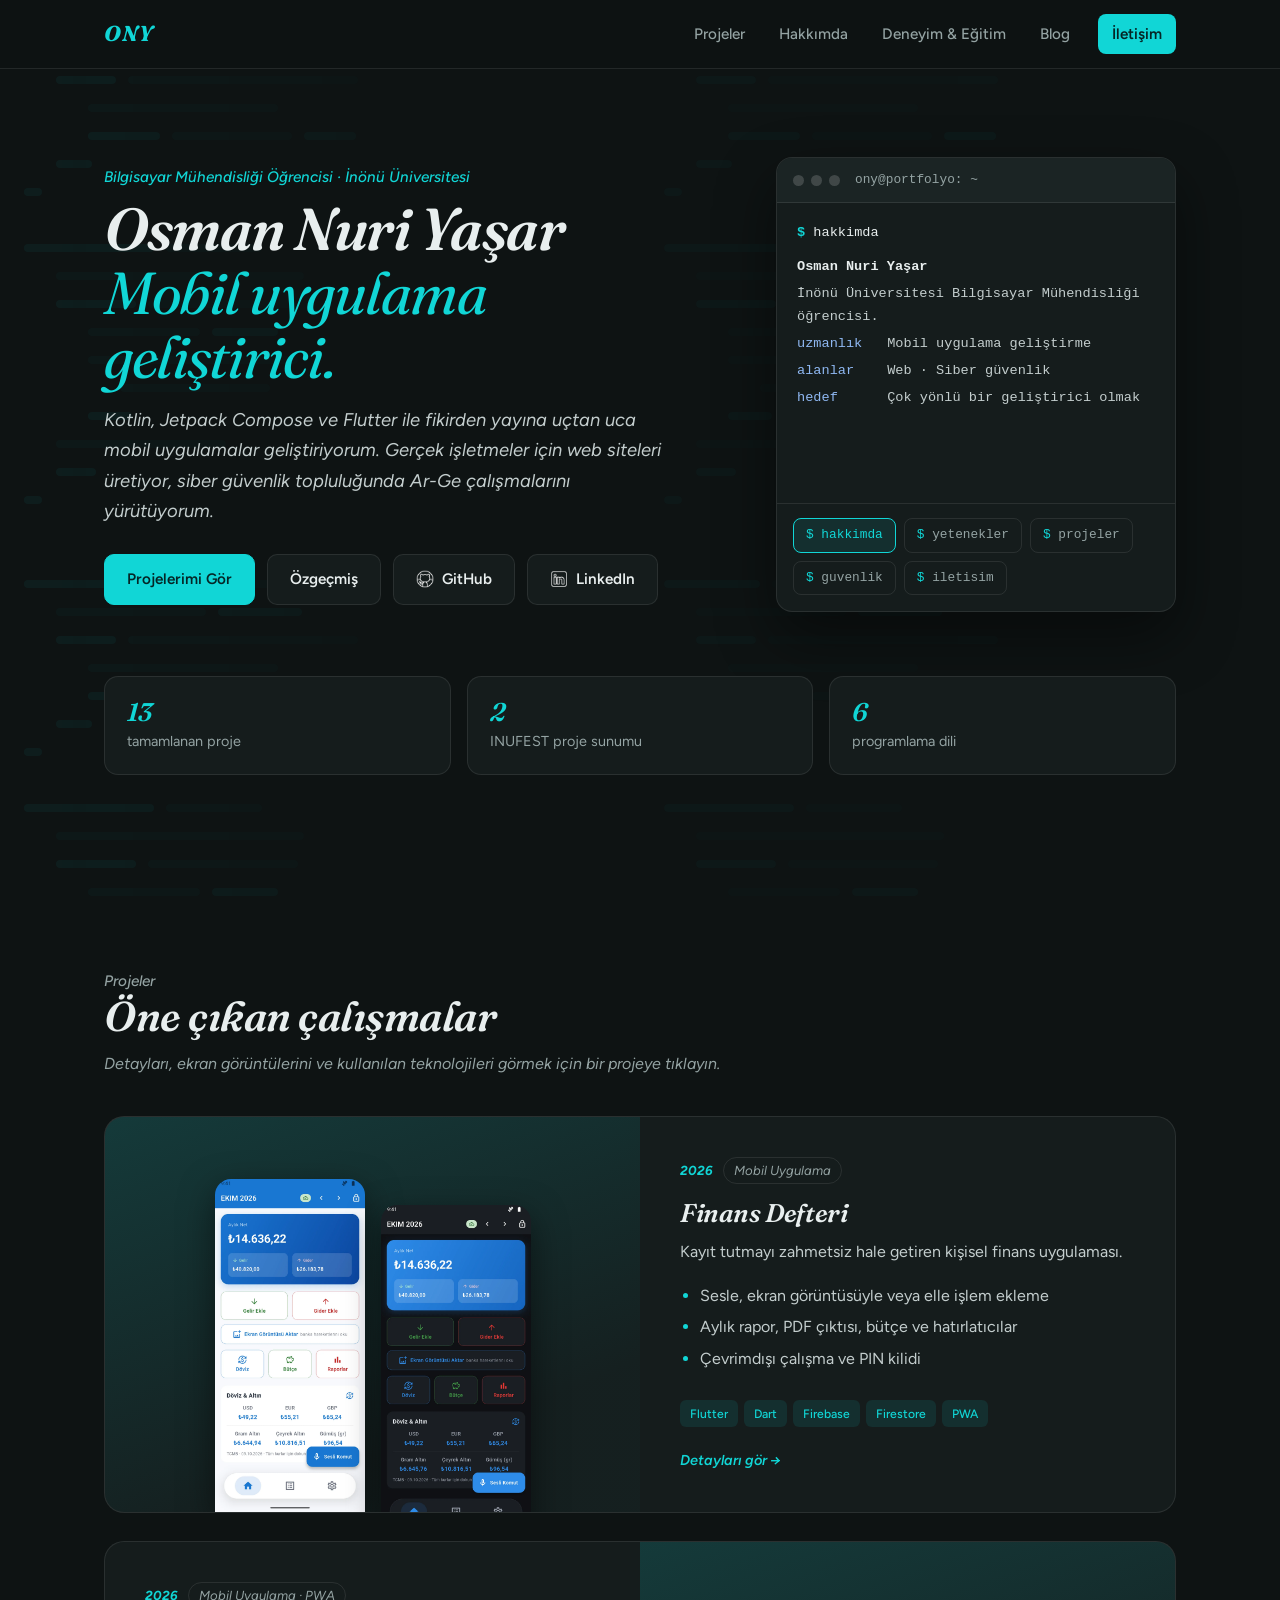
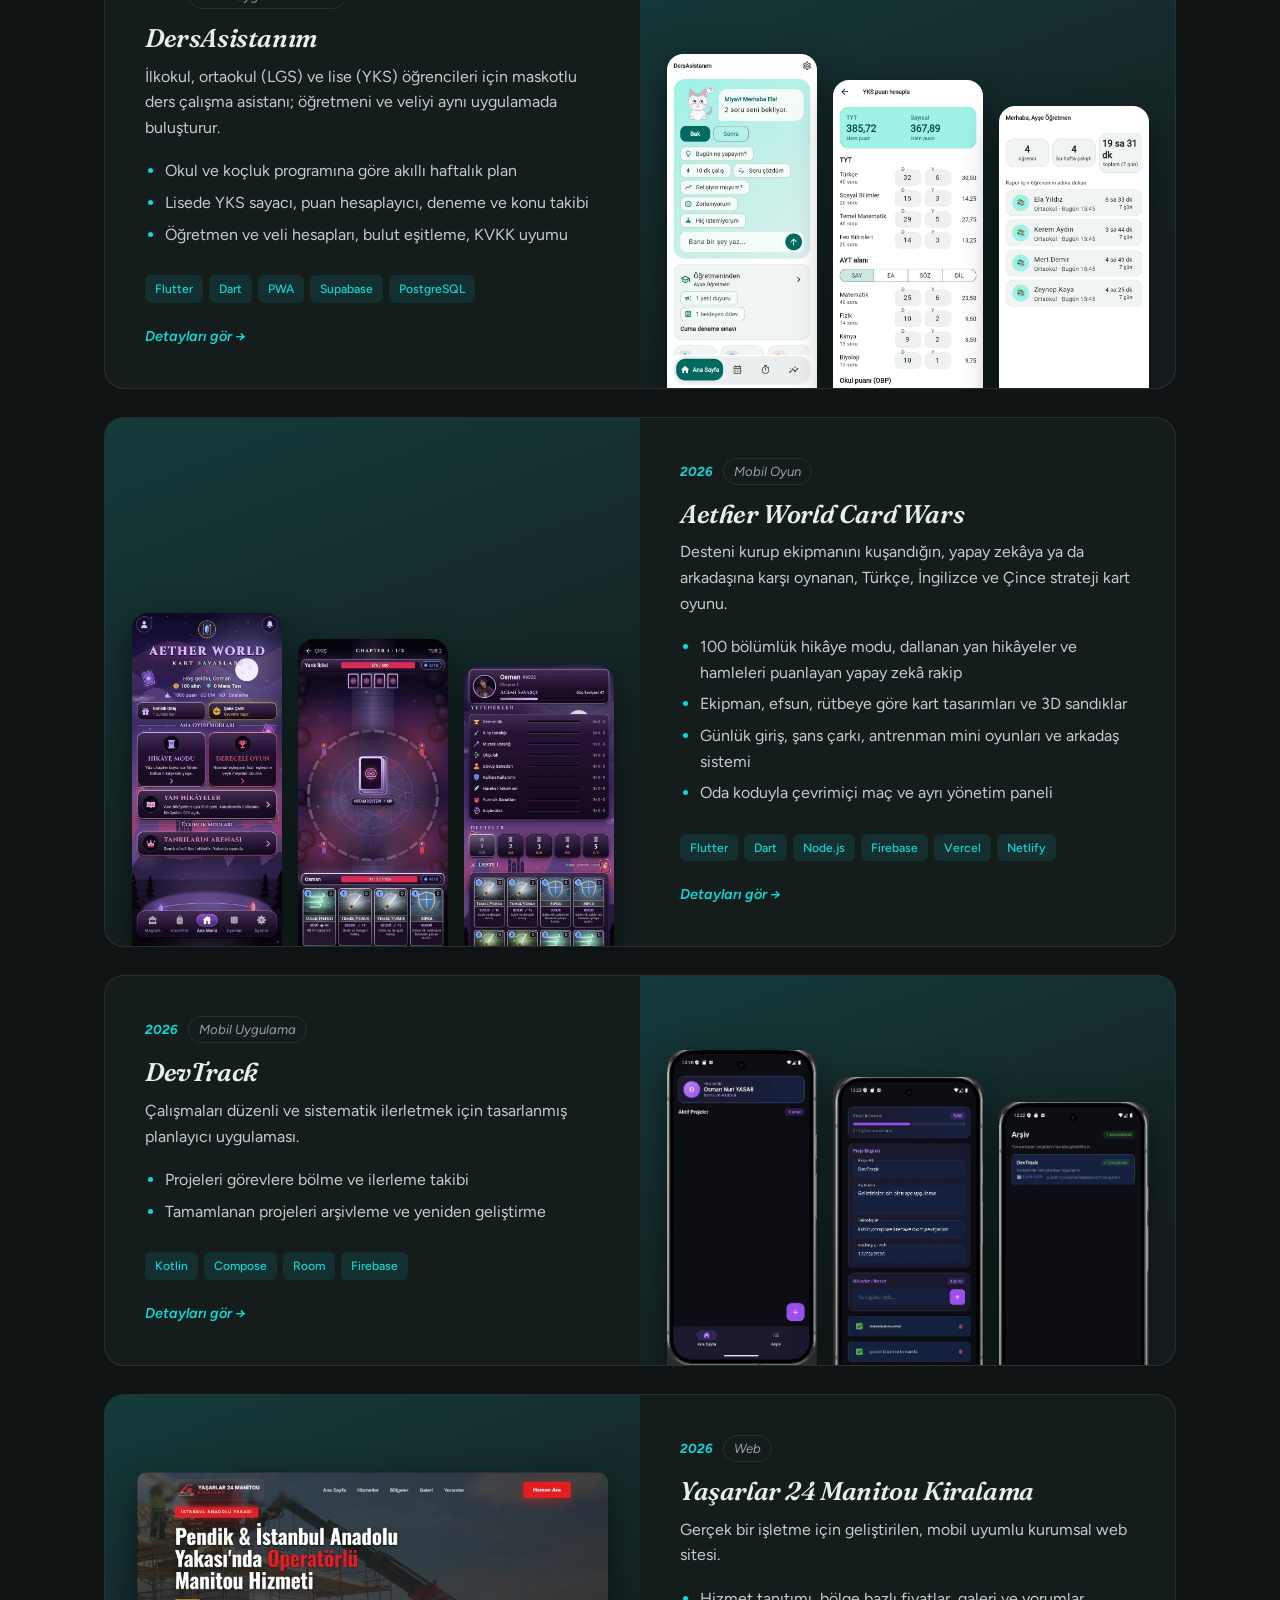
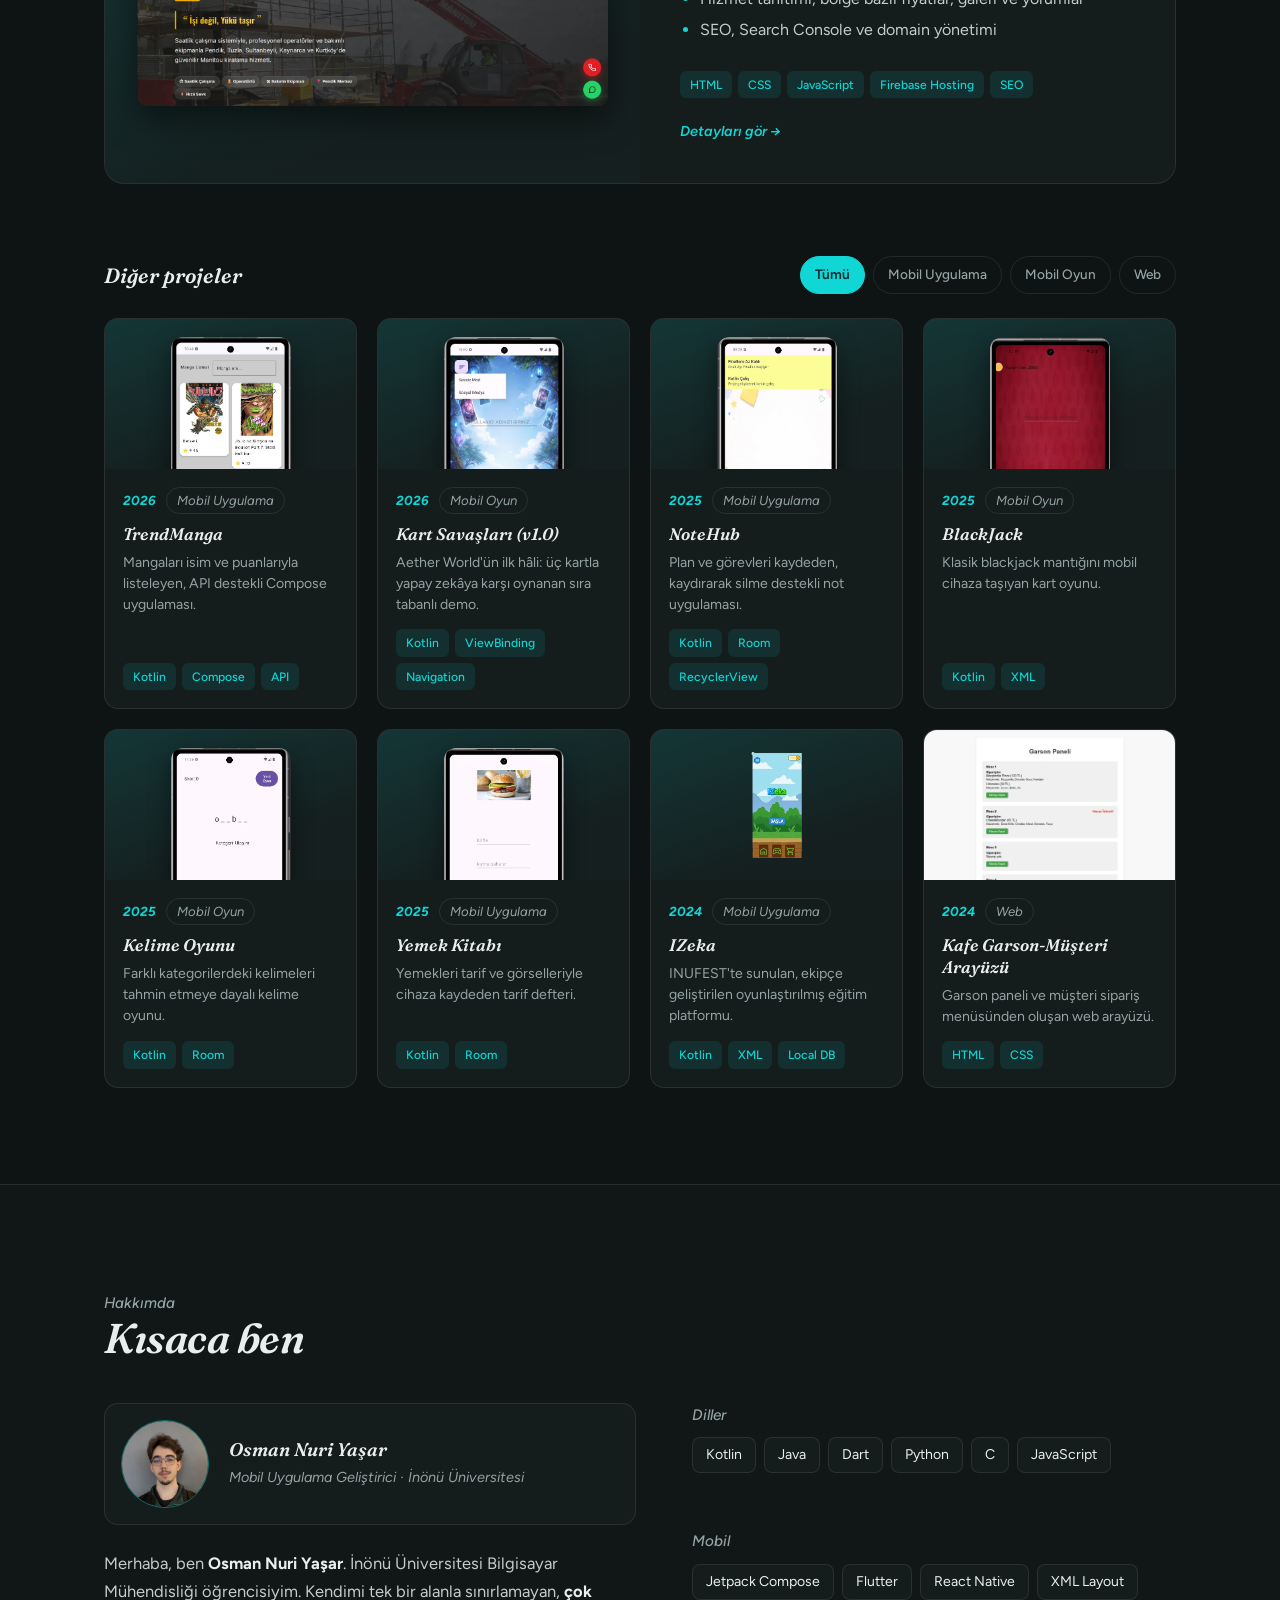
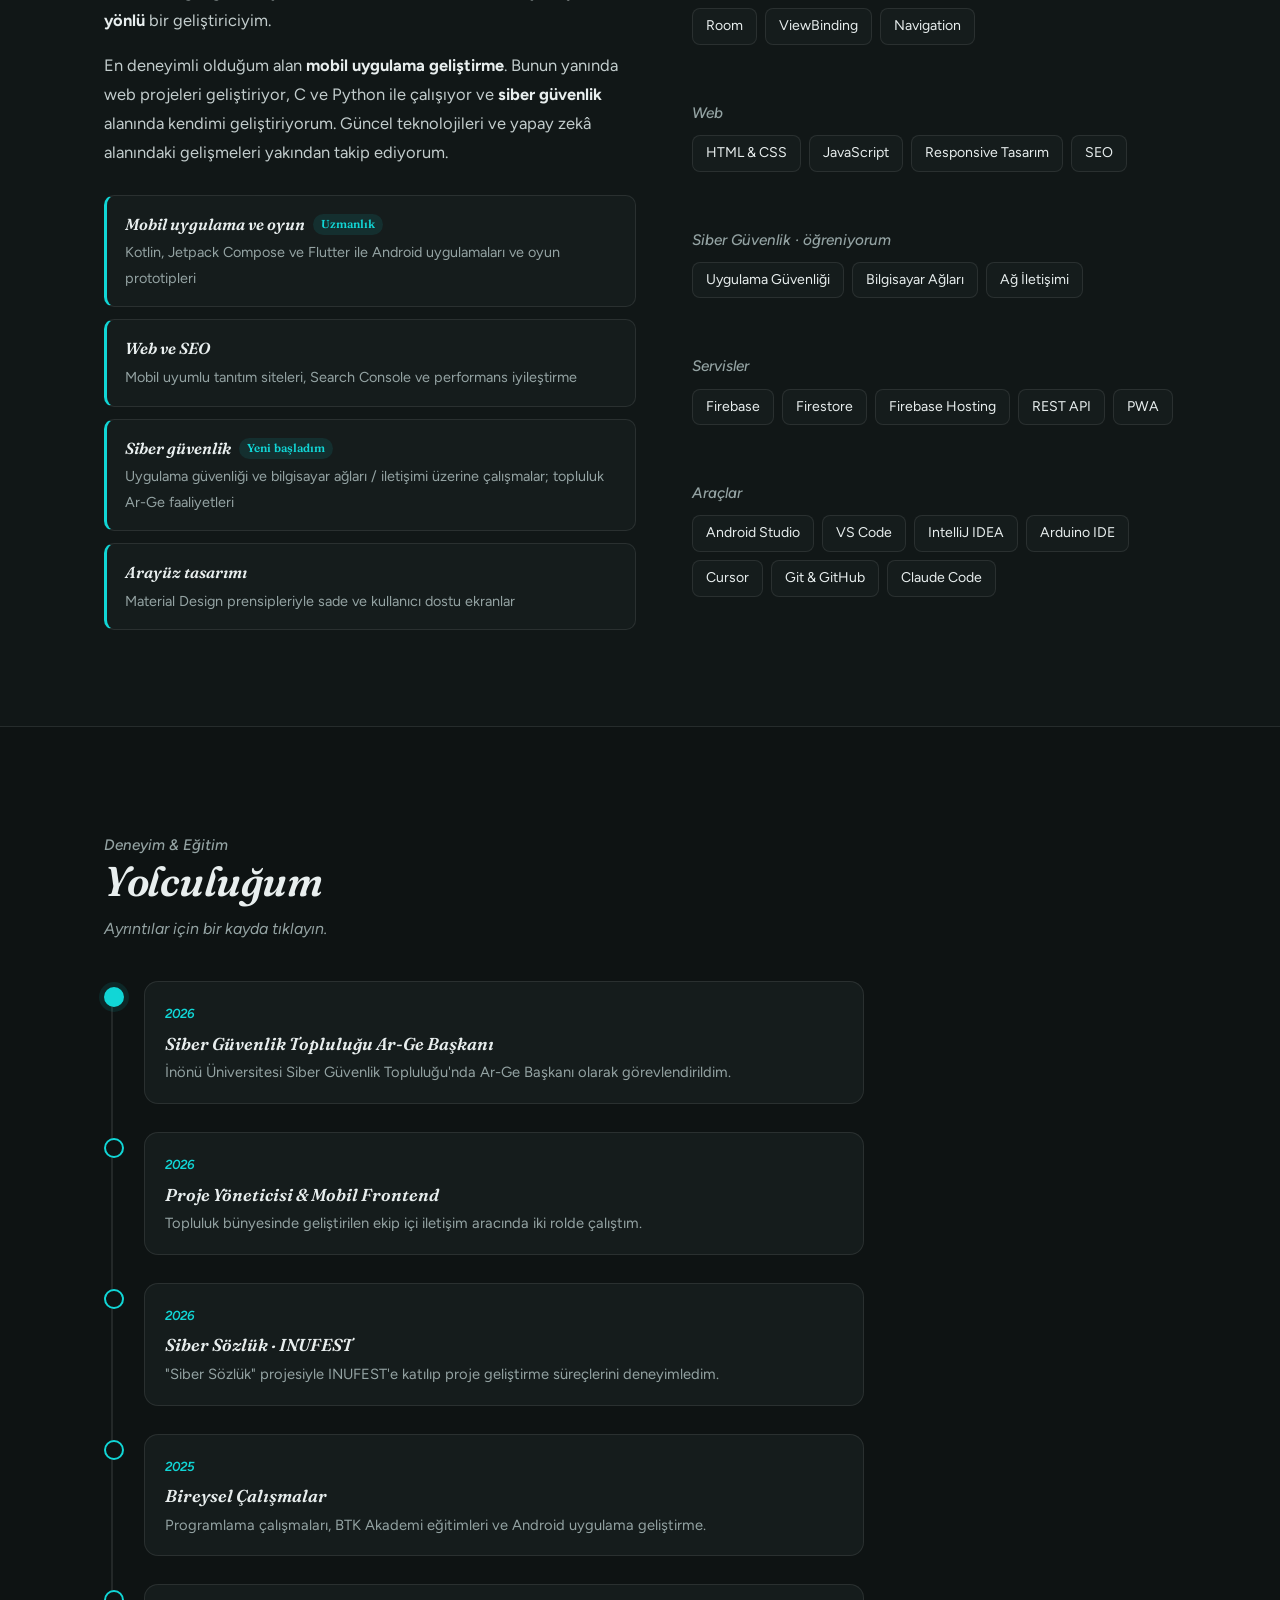
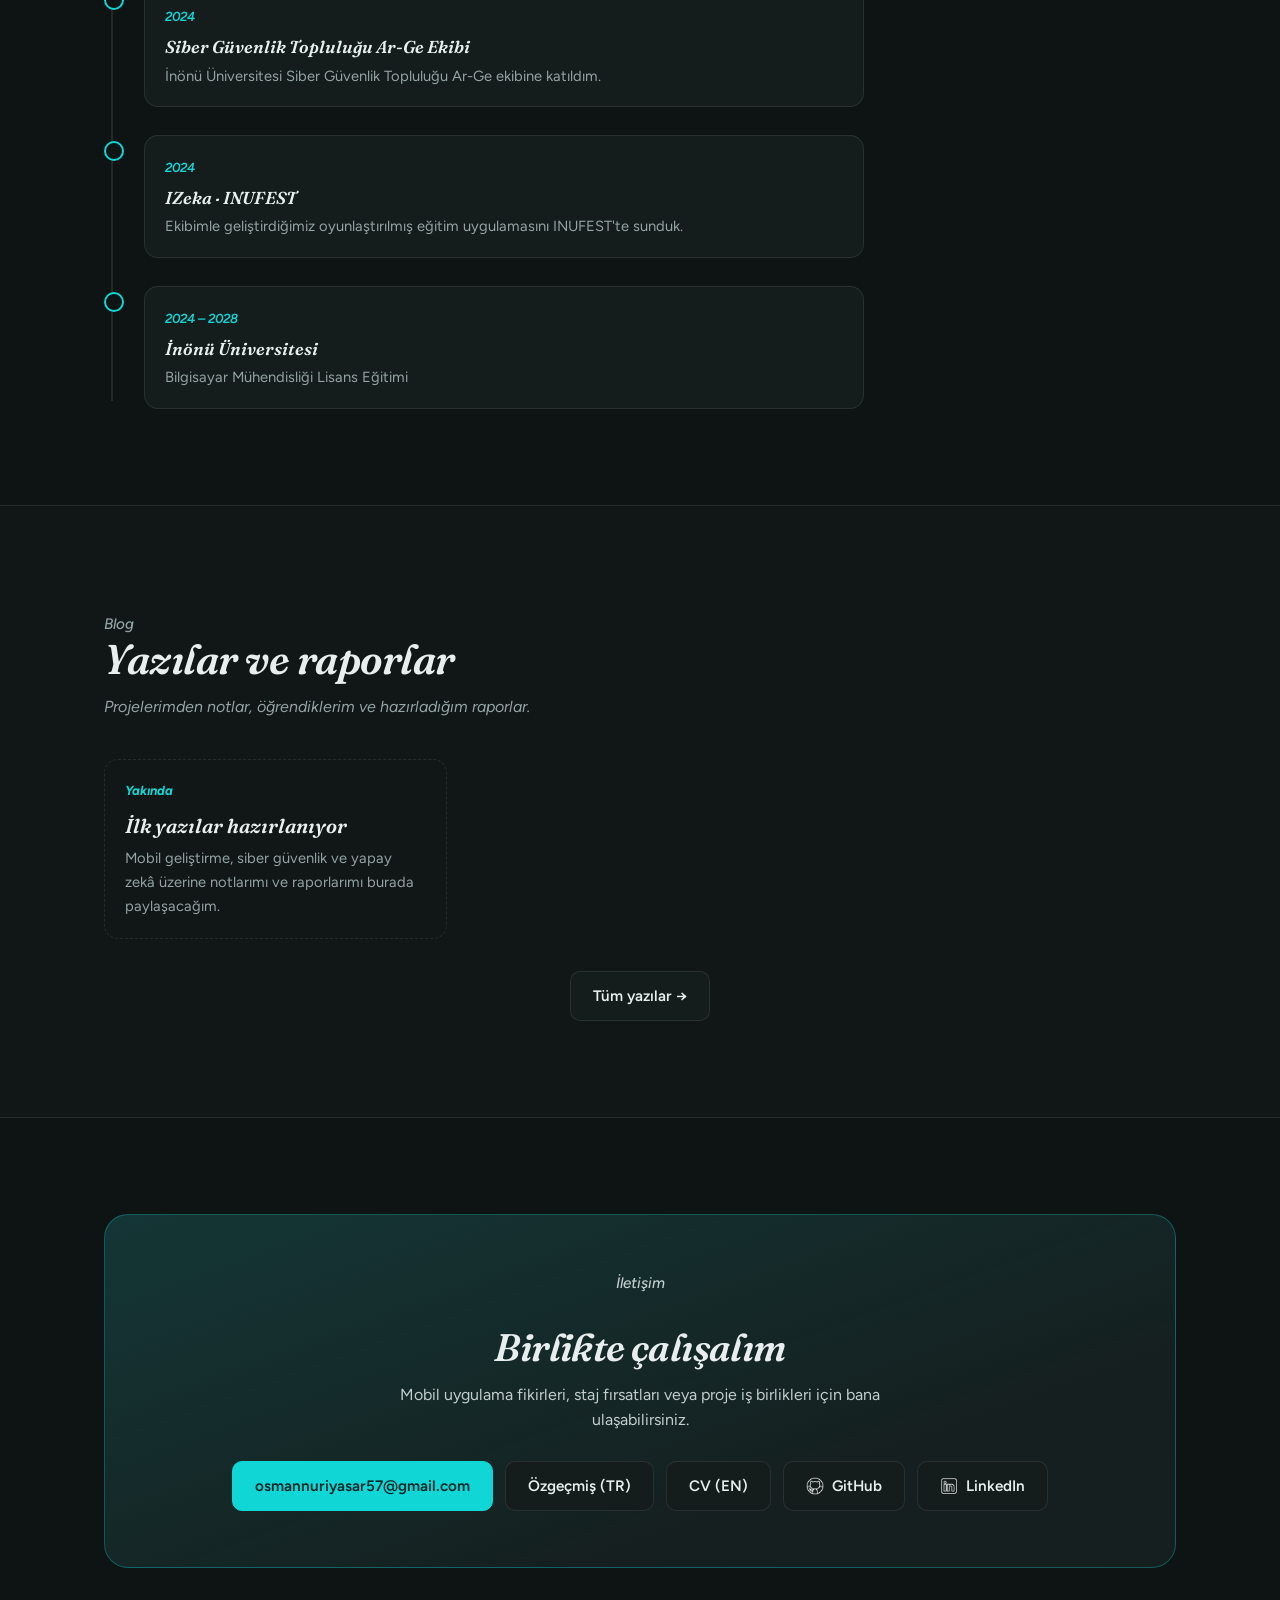
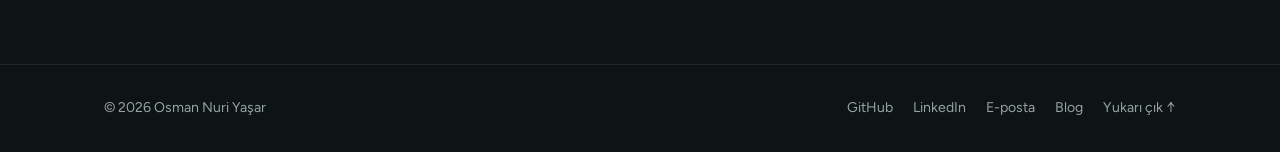
<file: index.html>
<!DOCTYPE html>
<html lang="tr">
<head>
    <meta charset="UTF-8">
    <meta name="viewport" content="width=device-width, initial-scale=1.0">
    <title>Osman Nuri Yaşar | Yazılım Geliştirici</title>
    <meta name="description" content="Osman Nuri Yaşar — mobil, web ve siber güvenlik alanlarında çalışan Bilgisayar Mühendisliği öğrencisi. Projeler, deneyim ve iletişim.">
    <link rel="canonical" href="https://osmnnuri.github.io/">
    <meta property="og:type" content="website">
    <meta property="og:locale" content="tr_TR">
    <meta property="og:url" content="https://osmnnuri.github.io/">
    <meta property="og:title" content="Osman Nuri Yaşar | Mobil Uygulama Geliştirici">
    <meta property="og:description" content="Kotlin ve Flutter ile mobil uygulamalar geliştiren Bilgisayar Mühendisliği öğrencisi. Projeler, deneyim ve iletişim.">
    <meta property="og:image" content="https://osmnnuri.github.io/g%C3%B6rseller/og/og-kapak.jpg">
    <meta property="og:image:type" content="image/jpeg">
    <meta property="og:image:width" content="1200">
    <meta property="og:image:height" content="630">
    <meta property="og:image:alt" content="DersAsistanım, Finans Defteri ve Aether World uygulamalarından ekranlar">
    <meta name="twitter:card" content="summary_large_image">
    <meta name="twitter:image" content="https://osmnnuri.github.io/g%C3%B6rseller/og/og-kapak.jpg">
    <link rel="icon" type="image/png" href="görseller/icons/favicon.png">
    <link rel="preconnect" href="https://fonts.googleapis.com">
    <link rel="preconnect" href="https://fonts.gstatic.com" crossorigin>
    <link rel="stylesheet" href="https://fonts.googleapis.com/css2?family=Fraunces:ital,opsz,wght,SOFT@1,9..144,300..700,100&family=Figtree:ital,wght@0,400..700;1,400..700&display=swap">
    <link rel="stylesheet" href="style.css?v=13">
</head>
<body>
    <nav class="navbar">
        <div class="wrap">
            <a href="#top" class="logo">ONY</a>
            <button class="hamburger" id="hamburger" aria-label="Menüyü Aç/Kapat" aria-expanded="false" aria-controls="navLinks">
                <span></span><span></span><span></span>
            </button>
            <ul class="nav-links" id="navLinks">
                <li><a href="#projects">Projeler</a></li>
                <li><a href="#about">Hakkımda</a></li>
                <li><a href="#experience">Deneyim &amp; Eğitim</a></li>
                <li><a href="#blog">Blog</a></li>
                <li><a href="#contact" class="nav-btn">İletişim</a></li>
            </ul>
        </div>
    </nav>
    <div class="nav-overlay" id="navOverlay"></div>

    <main id="top">
        <!-- ===== HERO ===== -->
        <header class="hero">
            <div class="wrap hero-main">
                <div>
                    <p class="eyebrow">Bilgisayar Mühendisliği Öğrencisi · İnönü Üniversitesi</p>
                    <h1>Osman Nuri Yaşar<br><span>Mobil uygulama geliştirici.</span></h1>
                    <p class="lead">Kotlin, Jetpack Compose ve Flutter ile fikirden yayına uçtan uca mobil uygulamalar geliştiriyorum. Gerçek işletmeler için web siteleri üretiyor, siber güvenlik topluluğunda Ar-Ge çalışmalarını yürütüyorum.</p>
                    <div class="hero-actions">
                        <a href="#projects" class="btn primary">Projelerimi Gör</a>
                        <a href="cv/kaynak/Osman-Nuri-Yasar-Ozgecmis-TR.html" target="_blank" rel="noopener" class="btn">Özgeçmiş</a>
                        <a href="https://github.com/osmnnuri" target="_blank" rel="noopener" class="btn"><img src="görseller/icons/icons8-github-50.png" alt="" width="50" height="50">GitHub</a>
                        <a href="https://www.linkedin.com/in/osman-nuri-yaşar-59901a324/" target="_blank" rel="noopener" class="btn"><img src="görseller/icons/icons8-linkedin-50.png" alt="" width="50" height="50">LinkedIn</a>
                    </div>
                </div>
                <div class="code-card terminal" id="terminal">
                    <div class="code-bar"><i></i><i></i><i></i><span>ony@portfolyo: ~</span></div>
                    <div class="term-screen" id="termScreen" aria-live="polite"></div>
                    <div class="term-cmds" role="group" aria-label="Terminal komutları">
                        <button type="button" data-cmd="hakkimda">hakkimda</button>
                        <button type="button" data-cmd="yetenekler">yetenekler</button>
                        <button type="button" data-cmd="projeler">projeler</button>
                        <button type="button" data-cmd="guvenlik">guvenlik</button>
                        <button type="button" data-cmd="iletisim">iletisim</button>
                    </div>
                </div>
            </div>
            <div class="wrap">
                <ul class="stats">
                    <li><strong id="projectCount">13</strong><span>tamamlanan proje</span></li>
                    <li><strong>2</strong><span>INUFEST proje sunumu</span></li>
                    <li><strong>6</strong><span>programlama dili</span></li>
                </ul>
            </div>
        </header>

        <!-- ===== PROJELER ===== -->
        <section id="projects">
            <div class="wrap">
                <div class="section-head reveal">
                    <p class="eyebrow">Projeler</p>
                    <h2>Öne çıkan çalışmalar</h2>
                    <p>Detayları, ekran görüntülerini ve kullanılan teknolojileri görmek için bir projeye tıklayın.</p>
                </div>

                <div class="featured" id="featuredList">
                    <article class="feature project-card reveal" onclick="openProject('FinansDefteri')" role="button" tabindex="0">
                        <div class="feature-media">
                            <img src="görseller/finansDefteri/04-ana-ekran.webp" alt="Finans Defteri ana ekran" loading="lazy" width="1080" height="2400">
                            <img src="görseller/finansDefteri/13-koyu-ana-ekran.webp" alt="Finans Defteri koyu tema" loading="lazy" width="1080" height="2400">
                        </div>
                        <div class="feature-body">
                            <div class="meta"><span class="year">2026</span><span class="type">Mobil Uygulama</span></div>
                            <h3>Finans Defteri</h3>
                            <p>Kayıt tutmayı zahmetsiz hale getiren kişisel finans uygulaması.</p>
                            <ul>
                                <li>Sesle, ekran görüntüsüyle veya elle işlem ekleme</li>
                                <li>Aylık rapor, PDF çıktısı, bütçe ve hatırlatıcılar</li>
                                <li>Çevrimdışı çalışma ve PIN kilidi</li>
                            </ul>
                            <div class="tags"><span>Flutter</span><span>Dart</span><span>Firebase</span><span>Firestore</span><span>PWA</span></div>
                            <span class="more">Detayları gör &rarr;</span>
                        </div>
                    </article>

                    <article class="feature project-card reveal" onclick="openProject('DersAsistanim')" role="button" tabindex="0">
                        <div class="feature-media">
                            <img src="görseller/dersAsistanim/01-ana-sayfa.webp" alt="DersAsistanım ana sayfa ve maskot asistan" loading="lazy" width="1080" height="2400">
                            <img src="görseller/dersAsistanim/12-yks-puan.webp" alt="DersAsistanım YKS puan hesaplayıcı" loading="lazy" width="1080" height="2400">
                            <img src="görseller/dersAsistanim/15-ogretmen-paneli.webp" alt="DersAsistanım öğretmen paneli" loading="lazy" width="1080" height="2400">
                        </div>
                        <div class="feature-body">
                            <div class="meta"><span class="year">2026</span><span class="type">Mobil Uygulama · PWA</span></div>
                            <h3>DersAsistanım</h3>
                            <p>İlkokul, ortaokul (LGS) ve lise (YKS) öğrencileri için maskotlu ders çalışma asistanı; öğretmeni ve veliyi aynı uygulamada buluşturur.</p>
                            <ul>
                                <li>Okul ve koçluk programına göre akıllı haftalık plan</li>
                                <li>Lisede YKS sayacı, puan hesaplayıcı, deneme ve konu takibi</li>
                                <li>Öğretmen ve veli hesapları, bulut eşitleme, KVKK uyumu</li>
                            </ul>
                            <div class="tags"><span>Flutter</span><span>Dart</span><span>PWA</span><span>Supabase</span><span>PostgreSQL</span></div>
                            <span class="more">Detayları gör &rarr;</span>
                        </div>
                    </article>

                    <article class="feature project-card reveal" onclick="openProject('AetherWorld')" role="button" tabindex="0">
                        <div class="feature-media">
                            <img src="görseller/aetherWorld/02-ana-menu.webp" alt="Aether World ana menü" loading="lazy" width="540" height="1199">
                            <img src="görseller/aetherWorld/04-savas.webp" alt="Aether World savaş ekranı" loading="lazy" width="540" height="1199">
                            <img src="görseller/aetherWorld/07-deste.webp" alt="Aether World deste ve envanter" loading="lazy" width="540" height="1199">
                        </div>
                        <div class="feature-body">
                            <div class="meta"><span class="year">2026</span><span class="type">Mobil Oyun</span></div>
                            <h3>Aether World Card Wars</h3>
                            <p>Desteni kurup ekipmanını kuşandığın, yapay zekâya ya da arkadaşına karşı oynanan, Türkçe, İngilizce ve Çince strateji kart oyunu.</p>
                            <ul>
                                <li>100 bölümlük hikâye modu, dallanan yan hikâyeler ve hamleleri puanlayan yapay zekâ rakip</li>
                                <li>Ekipman, efsun, rütbeye göre kart tasarımları ve 3D sandıklar</li>
                                <li>Günlük giriş, şans çarkı, antrenman mini oyunları ve arkadaş sistemi</li>
                                <li>Oda koduyla çevrimiçi maç ve ayrı yönetim paneli</li>
                            </ul>
                            <div class="tags"><span>Flutter</span><span>Dart</span><span>Node.js</span><span>Firebase</span><span>Vercel</span><span>Netlify</span></div>
                            <span class="more">Detayları gör &rarr;</span>
                        </div>
                    </article>

                    <article class="feature project-card reveal" onclick="openProject('DevTrack')" role="button" tabindex="0">
                        <div class="feature-media">
                            <img src="görseller/devTrack/devTrack_mainScreen.webp" alt="DevTrack ana ekran" loading="lazy" width="361" height="757">
                            <img src="görseller/devTrack/devTrack_projectdetail.webp" alt="DevTrack proje detayı" loading="lazy" width="365" height="763">
                            <img src="görseller/devTrack/devTrack_archive.webp" alt="DevTrack arşiv" loading="lazy" width="362" height="761">
                        </div>
                        <div class="feature-body">
                            <div class="meta"><span class="year">2026</span><span class="type">Mobil Uygulama</span></div>
                            <h3>DevTrack</h3>
                            <p>Çalışmaları düzenli ve sistematik ilerletmek için tasarlanmış planlayıcı uygulaması.</p>
                            <ul>
                                <li>Projeleri görevlere bölme ve ilerleme takibi</li>
                                <li>Tamamlanan projeleri arşivleme ve yeniden geliştirme</li>
                            </ul>
                            <div class="tags"><span>Kotlin</span><span>Compose</span><span>Room</span><span>Firebase</span></div>
                            <span class="more">Detayları gör &rarr;</span>
                        </div>
                    </article>

                    <article class="feature project-card reveal" onclick="openProject('Yasarlar24')" role="button" tabindex="0">
                        <div class="feature-media web">
                            <img src="görseller/yasarlar24/yasarlar24anasayfa.webp" alt="Yaşarlar 24 ana sayfa" loading="lazy" width="1400" height="697">
                        </div>
                        <div class="feature-body">
                            <div class="meta"><span class="year">2026</span><span class="type">Web</span></div>
                            <h3>Yaşarlar 24 Manitou Kiralama</h3>
                            <p>Gerçek bir işletme için geliştirilen, mobil uyumlu kurumsal web sitesi.</p>
                            <ul>
                                <li>Hizmet tanıtımı, bölge bazlı fiyatlar, galeri ve yorumlar</li>
                                <li>SEO, Search Console ve domain yönetimi</li>
                            </ul>
                            <div class="tags"><span>HTML</span><span>CSS</span><span>JavaScript</span><span>Firebase Hosting</span><span>SEO</span></div>
                            <span class="more">Detayları gör &rarr;</span>
                        </div>
                    </article>
                </div>

                <div class="sub-head reveal">
                    <h3>Diğer projeler</h3>
                    <div class="filters" role="group" aria-label="Proje türüne göre filtrele">
                        <button type="button" data-filter="all" aria-pressed="true">Tümü</button>
                        <button type="button" data-filter="app" aria-pressed="false">Mobil Uygulama</button>
                        <button type="button" data-filter="game" aria-pressed="false">Mobil Oyun</button>
                        <button type="button" data-filter="web" aria-pressed="false">Web</button>
                    </div>
                </div>

                <div class="project-grid" id="projectGrid">
                    <article class="p-card project-card reveal" data-type="app" onclick="openProject('MangaApp')" role="button" tabindex="0">
                        <div class="p-cover phone"><img src="görseller/mangaApp/mangaapp1.webp" alt="" loading="lazy" width="357" height="753"></div>
                        <div class="p-body">
                            <div class="meta"><span class="year">2026</span><span class="type">Mobil Uygulama</span></div>
                            <h4>TrendManga</h4>
                            <p>Mangaları isim ve puanlarıyla listeleyen, API destekli Compose uygulaması.</p>
                            <div class="tags"><span>Kotlin</span><span>Compose</span><span>API</span></div>
                        </div>
                    </article>

                    <article class="p-card project-card reveal" data-type="game" onclick="openProject('cardwars')" role="button" tabindex="0">
                        <div class="p-cover phone"><img src="görseller/cardwars/cardwars_menu.webp" alt="" loading="lazy" width="358" height="760"></div>
                        <div class="p-body">
                            <div class="meta"><span class="year">2026</span><span class="type">Mobil Oyun</span></div>
                            <h4>Kart Savaşları (v1.0)</h4>
                            <p>Aether World'ün ilk hâli: üç kartla yapay zekâya karşı oynanan sıra tabanlı demo.</p>
                            <div class="tags"><span>Kotlin</span><span>ViewBinding</span><span>Navigation</span></div>
                        </div>
                    </article>

                    <article class="p-card project-card reveal" data-type="app" onclick="openProject('notehub')" role="button" tabindex="0">
                        <div class="p-cover phone"><img src="görseller/noteHub/notehubmain.webp" alt="" loading="lazy" width="377" height="792"></div>
                        <div class="p-body">
                            <div class="meta"><span class="year">2025</span><span class="type">Mobil Uygulama</span></div>
                            <h4>NoteHub</h4>
                            <p>Plan ve görevleri kaydeden, kaydırarak silme destekli not uygulaması.</p>
                            <div class="tags"><span>Kotlin</span><span>Room</span><span>RecyclerView</span></div>
                        </div>
                    </article>

                    <article class="p-card project-card reveal" data-type="game" onclick="openProject('BlackJack')" role="button" tabindex="0">
                        <div class="p-cover phone"><img src="görseller/blackjack/blackjackmain.webp" alt="" loading="lazy" width="376" height="822"></div>
                        <div class="p-body">
                            <div class="meta"><span class="year">2025</span><span class="type">Mobil Oyun</span></div>
                            <h4>BlackJack</h4>
                            <p>Klasik blackjack mantığını mobil cihaza taşıyan kart oyunu.</p>
                            <div class="tags"><span>Kotlin</span><span>XML</span></div>
                        </div>
                    </article>

                    <article class="p-card project-card reveal" data-type="game" onclick="openProject('wordgame')" role="button" tabindex="0">
                        <div class="p-cover phone"><img src="görseller/kelimeoyunu/kelimeoyunu.webp" alt="" loading="lazy" width="391" height="813"></div>
                        <div class="p-body">
                            <div class="meta"><span class="year">2025</span><span class="type">Mobil Oyun</span></div>
                            <h4>Kelime Oyunu</h4>
                            <p>Farklı kategorilerdeki kelimeleri tahmin etmeye dayalı kelime oyunu.</p>
                            <div class="tags"><span>Kotlin</span><span>Room</span></div>
                        </div>
                    </article>

                    <article class="p-card project-card reveal" data-type="app" onclick="openProject('YemekKitabi')" role="button" tabindex="0">
                        <div class="p-cover phone"><img src="görseller/yemekkitabi/yemekkitabi.webp" alt="" loading="lazy" width="395" height="836"></div>
                        <div class="p-body">
                            <div class="meta"><span class="year">2025</span><span class="type">Mobil Uygulama</span></div>
                            <h4>Yemek Kitabı</h4>
                            <p>Yemekleri tarif ve görselleriyle cihaza kaydeden tarif defteri.</p>
                            <div class="tags"><span>Kotlin</span><span>Room</span></div>
                        </div>
                    </article>

                    <article class="p-card project-card reveal" data-type="app" onclick="openProject('izeka')" role="button" tabindex="0">
                        <div class="p-cover square"><img src="görseller/IZeka/proje_kapak.webp" alt="" loading="lazy" width="499" height="499"></div>
                        <div class="p-body">
                            <div class="meta"><span class="year">2024</span><span class="type">Mobil Uygulama</span></div>
                            <h4>IZeka</h4>
                            <p>INUFEST'te sunulan, ekipçe geliştirilen oyunlaştırılmış eğitim platformu.</p>
                            <div class="tags"><span>Kotlin</span><span>XML</span><span>Local DB</span></div>
                        </div>
                    </article>

                    <article class="p-card project-card reveal" data-type="web" onclick="openProject('cafe')" role="button" tabindex="0">
                        <div class="p-cover"><img src="görseller/Kafe/garson_paneli.webp" alt="" loading="lazy" width="1400" height="718"></div>
                        <div class="p-body">
                            <div class="meta"><span class="year">2024</span><span class="type">Web</span></div>
                            <h4>Kafe Garson-Müşteri Arayüzü</h4>
                            <p>Garson paneli ve müşteri sipariş menüsünden oluşan web arayüzü.</p>
                            <div class="tags"><span>HTML</span><span>CSS</span></div>
                        </div>
                    </article>
                </div>
            </div>
        </section>

        <!-- ===== HAKKIMDA ===== -->
        <section id="about" class="alt">
            <div class="wrap">
                <div class="section-head reveal">
                    <p class="eyebrow">Hakkımda</p>
                    <h2>Kısaca ben</h2>
                </div>

                <div class="about-grid">
                    <div class="about-text reveal">
                        <div class="about-intro">
                            <img src="görseller/images/osmanprofil-kare.webp" alt="Osman Nuri Yaşar" class="avatar" width="480" height="480" loading="lazy">
                            <div>
                                <strong class="about-name">Osman Nuri Yaşar</strong>
                                <span class="about-role">Mobil Uygulama Geliştirici · İnönü Üniversitesi</span>
                            </div>
                        </div>
                        <p>Merhaba, ben <strong>Osman Nuri Yaşar</strong>. İnönü Üniversitesi Bilgisayar Mühendisliği öğrencisiyim. Kendimi tek bir alanla sınırlamayan, <strong>çok yönlü</strong> bir geliştiriciyim.</p>
                        <p>En deneyimli olduğum alan <strong>mobil uygulama geliştirme</strong>. Bunun yanında web projeleri geliştiriyor, C ve Python ile çalışıyor ve <strong>siber güvenlik</strong> alanında kendimi geliştiriyorum. Güncel teknolojileri ve yapay zekâ alanındaki gelişmeleri yakından takip ediyorum.</p>

                        <ul class="focus-list">
                            <li><strong>Mobil uygulama ve oyun <em>Uzmanlık</em></strong><span>Kotlin, Jetpack Compose ve Flutter ile Android uygulamaları ve oyun prototipleri</span></li>
                            <li><strong>Web ve SEO</strong><span>Mobil uyumlu tanıtım siteleri, Search Console ve performans iyileştirme</span></li>
                            <li><strong>Siber güvenlik <em>Yeni başladım</em></strong><span>Uygulama güvenliği ve bilgisayar ağları / iletişimi üzerine çalışmalar; topluluk Ar-Ge faaliyetleri</span></li>
                            <li><strong>Arayüz tasarımı</strong><span>Material Design prensipleriyle sade ve kullanıcı dostu ekranlar</span></li>
                        </ul>
                    </div>

                    <div class="skill-groups reveal">
                        <div class="skill-group">
                            <h3>Diller</h3>
                            <div class="chips"><span>Kotlin</span><span>Java</span><span>Dart</span><span>Python</span><span>C</span><span>JavaScript</span></div>
                        </div>
                        <div class="skill-group">
                            <h3>Mobil</h3>
                            <div class="chips"><span>Jetpack Compose</span><span>Flutter</span><span>React Native</span><span>XML Layout</span><span>Room</span><span>ViewBinding</span><span>Navigation</span></div>
                        </div>
                        <div class="skill-group">
                            <h3>Web</h3>
                            <div class="chips"><span>HTML &amp; CSS</span><span>JavaScript</span><span>Responsive Tasarım</span><span>SEO</span></div>
                        </div>
                        <div class="skill-group">
                            <h3>Siber Güvenlik · öğreniyorum</h3>
                            <div class="chips"><span>Uygulama Güvenliği</span><span>Bilgisayar Ağları</span><span>Ağ İletişimi</span></div>
                        </div>
                        <div class="skill-group">
                            <h3>Servisler</h3>
                            <div class="chips"><span>Firebase</span><span>Firestore</span><span>Firebase Hosting</span><span>REST API</span><span>PWA</span></div>
                        </div>
                        <div class="skill-group">
                            <h3>Araçlar</h3>
                            <div class="chips"><span>Android Studio</span><span>VS Code</span><span>IntelliJ IDEA</span><span>Arduino IDE</span><span>Cursor</span><span>Git &amp; GitHub</span> <span>Claude Code</span></div>
                        </div>
                    </div>
                </div>
            </div>
        </section>

        <!-- ===== DENEYİM & EĞİTİM ===== -->
        <section id="experience">
            <div class="wrap">
                <div class="section-head reveal">
                    <p class="eyebrow">Deneyim &amp; Eğitim</p>
                    <h2>Yolculuğum</h2>
                    <p>Ayrıntılar için bir kayda tıklayın.</p>
                </div>

                <ol class="timeline">
                    <li class="now reveal">
                        <button type="button" class="t-item" onclick="openActivity('arge-baskani')">
                            <span class="year">2026</span>
                            <h3>Siber Güvenlik Topluluğu Ar-Ge Başkanı</h3>
                            <p>İnönü Üniversitesi Siber Güvenlik Topluluğu'nda Ar-Ge Başkanı olarak görevlendirildim.</p>
                        </button>
                    </li>
                    <li class="reveal">
                        <button type="button" class="t-item" onclick="openActivity('ekip-ici-iletisim')">
                            <span class="year">2026</span>
                            <h3>Proje Yöneticisi &amp; Mobil Frontend</h3>
                            <p>Topluluk bünyesinde geliştirilen ekip içi iletişim aracında iki rolde çalıştım.</p>
                        </button>
                    </li>
                    <li class="reveal">
                        <button type="button" class="t-item" onclick="openActivity('siber-sozluk')">
                            <span class="year">2026</span>
                            <h3>Siber Sözlük · INUFEST</h3>
                            <p>"Siber Sözlük" projesiyle INUFEST'e katılıp proje geliştirme süreçlerini deneyimledim.</p>
                        </button>
                    </li>
                    <li class="reveal">
                        <button type="button" class="t-item" onclick="openActivity('bireysel-calismalar')">
                            <span class="year">2025</span>
                            <h3>Bireysel Çalışmalar</h3>
                            <p>Programlama çalışmaları, BTK Akademi eğitimleri ve Android uygulama geliştirme.</p>
                        </button>
                    </li>
                    <li class="reveal">
                        <button type="button" class="t-item" onclick="openActivity('siber-guvenlik-2024')">
                            <span class="year">2024</span>
                            <h3>Siber Güvenlik Topluluğu Ar-Ge Ekibi</h3>
                            <p>İnönü Üniversitesi Siber Güvenlik Topluluğu Ar-Ge ekibine katıldım.</p>
                        </button>
                    </li>
                    <li class="reveal">
                        <button type="button" class="t-item" onclick="openActivity('android-egitim')">
                            <span class="year">2024</span>
                            <h3>IZeka · INUFEST</h3>
                            <p>Ekibimle geliştirdiğimiz oyunlaştırılmış eğitim uygulamasını INUFEST'te sunduk.</p>
                        </button>
                    </li>
                    <li class="reveal">
                        <button type="button" class="t-item" onclick="openActivity('universite')">
                            <span class="year">2024 – 2028</span>
                            <h3>İnönü Üniversitesi</h3>
                            <p>Bilgisayar Mühendisliği Lisans Eğitimi</p>
                        </button>
                    </li>
                </ol>
            </div>
        </section>

        <!-- ===== BLOG ===== -->
        <section id="blog" class="alt">
            <div class="wrap">
                <div class="section-head reveal">
                    <p class="eyebrow">Blog</p>
                    <h2>Yazılar ve raporlar</h2>
                    <p>Projelerimden notlar, öğrendiklerim ve hazırladığım raporlar.</p>
                </div>
                <div class="post-grid" id="blogPreview">
                    <div class="post-card post-empty reveal">
                        <div class="post-card-body">
                            <div class="meta"><span class="year">Yakında</span></div>
                            <h3>İlk yazılar hazırlanıyor</h3>
                            <p>Mobil geliştirme, siber güvenlik ve yapay zekâ üzerine notlarımı ve raporlarımı burada paylaşacağım.</p>
                        </div>
                    </div>
                </div>
                <p class="blog-more reveal"><a href="blog/" class="btn">Tüm yazılar &rarr;</a></p>
            </div>
        </section>

        <!-- ===== İLETİŞİM ===== -->
        <section id="contact">
            <div class="wrap">
                <div class="contact-box reveal">
                    <p class="eyebrow">İletişim</p>
                    <h2>Birlikte çalışalım</h2>
                    <p>Mobil uygulama fikirleri, staj fırsatları veya proje iş birlikleri için bana ulaşabilirsiniz.</p>
                    <div class="hero-actions">
                        <a href="mailto:osmannuriyasar57@gmail.com" class="btn primary">osmannuriyasar57@gmail.com</a>
                        <a href="cv/kaynak/Osman-Nuri-Yasar-Ozgecmis-TR.html" target="_blank" rel="noopener" class="btn">Özgeçmiş (TR)</a>
                        <a href="cv/kaynak/Osman-Nuri-Yasar-CV-EN.html" target="_blank" rel="noopener" class="btn">CV (EN)</a>
                        <a href="https://github.com/osmnnuri" target="_blank" rel="noopener" class="btn"><img src="görseller/icons/icons8-github-50.png" alt="" width="50" height="50">GitHub</a>
                        <a href="https://www.linkedin.com/in/osman-nuri-yaşar-59901a324/" target="_blank" rel="noopener" class="btn"><img src="görseller/icons/icons8-linkedin-50.png" alt="" width="50" height="50">LinkedIn</a>
                    </div>
                </div>
            </div>
        </section>
    </main>

    <div id="projectModal" class="modal" role="dialog" aria-modal="true" aria-hidden="true">
        <div class="modal-content" tabindex="-1">
            <button type="button" class="close-button" aria-label="Kapat">&times;</button>
            <div id="modal-body"></div>
        </div>
    </div>

    <footer class="footer">
        <div class="wrap">
            <span>© 2026 Osman Nuri Yaşar</span>
            <nav class="footer-links" aria-label="Sosyal bağlantılar">
                <a href="https://github.com/osmnnuri" target="_blank" rel="noopener">GitHub</a>
                <a href="https://www.linkedin.com/in/osman-nuri-yaşar-59901a324/" target="_blank" rel="noopener">LinkedIn</a>
                <a href="mailto:osmannuriyasar57@gmail.com">E-posta</a>
                <a href="blog/">Blog</a>
                <a href="#top">Yukarı çık &uarr;</a>
            </nav>
        </div>
    </footer>

    <script src="javascript/supabase-config.js?v=1"></script>
    <script src="javascript/faaliyetler.js?v=10"></script>
    <script src="javascript/index.js?v=15"></script>
</body>
</html>
</file>
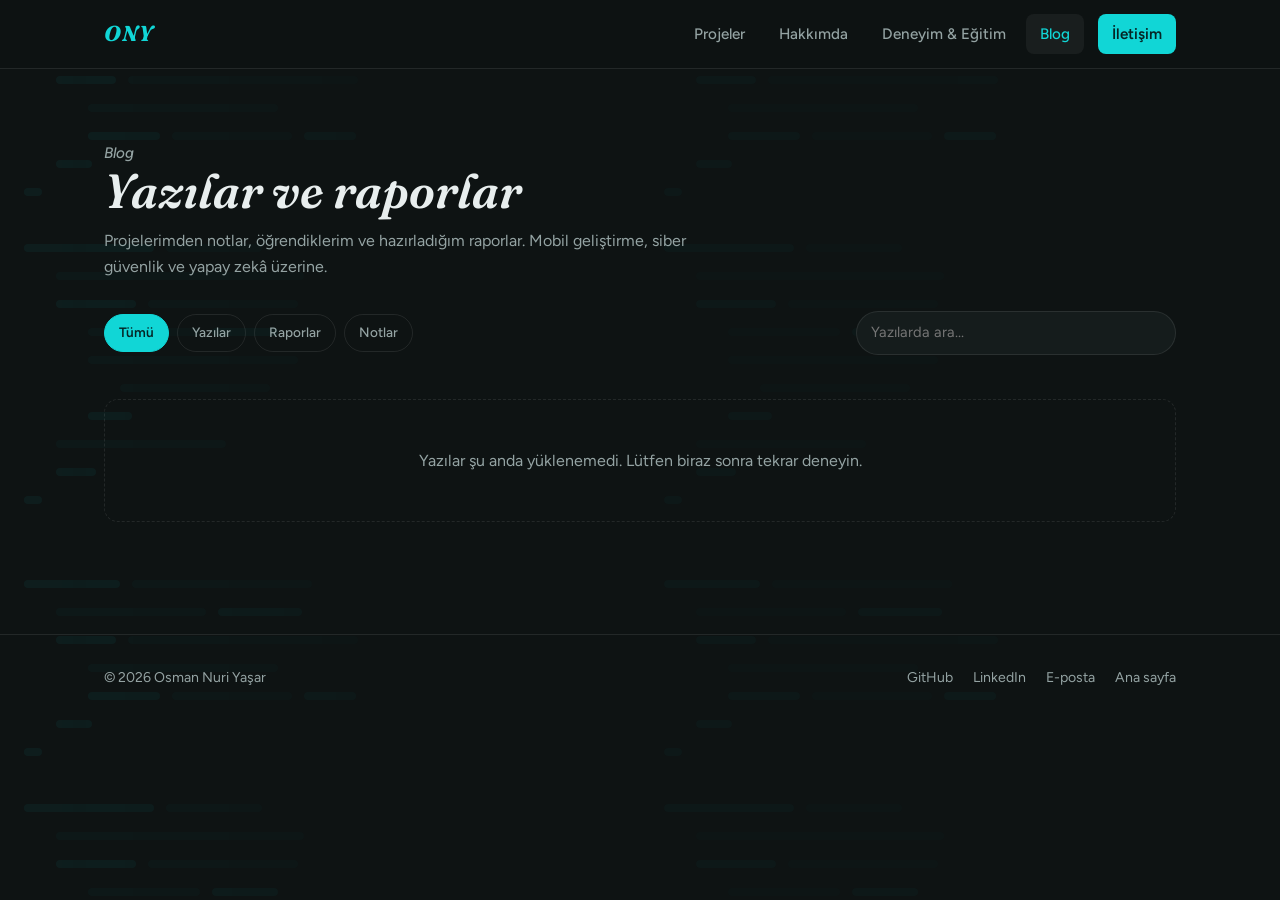
<file: blog/index.html>
<!DOCTYPE html>
<html lang="tr">
<head>
    <meta charset="UTF-8">
    <meta name="viewport" content="width=device-width, initial-scale=1.0">
    <title>Blog | Osman Nuri Yaşar</title>
    <meta name="description" content="Osman Nuri Yaşar'ın yazıları, raporları ve notları: mobil geliştirme, siber güvenlik ve yapay zekâ üzerine.">
    <link rel="canonical" href="https://osmnnuri.github.io/blog/">
    <meta property="og:type" content="website">
    <meta property="og:locale" content="tr_TR">
    <meta property="og:title" content="Blog | Osman Nuri Yaşar">
    <meta property="og:description" content="Yazılar, raporlar ve notlar: mobil geliştirme, siber güvenlik ve yapay zekâ.">
    <link rel="icon" type="image/png" href="../görseller/icons/favicon.png">
    <link rel="preconnect" href="https://fonts.googleapis.com">
    <link rel="preconnect" href="https://fonts.gstatic.com" crossorigin>
    <link rel="stylesheet" href="https://fonts.googleapis.com/css2?family=Fraunces:ital,opsz,wght,SOFT@1,9..144,300..700,100&family=Figtree:ital,wght@0,400..700;1,400..700&display=swap">
    <link rel="stylesheet" href="../style.css?v=12">
</head>
<body>
    <nav class="navbar">
        <div class="wrap">
            <a href="../" class="logo">ONY</a>
            <button class="hamburger" id="hamburger" aria-label="Menüyü Aç/Kapat" aria-expanded="false" aria-controls="navLinks">
                <span></span><span></span><span></span>
            </button>
            <ul class="nav-links" id="navLinks">
                <li><a href="../#projects">Projeler</a></li>
                <li><a href="../#about">Hakkımda</a></li>
                <li><a href="../#experience">Deneyim &amp; Eğitim</a></li>
                <li><a href="./" class="current">Blog</a></li>
                <li><a href="../#contact" class="nav-btn">İletişim</a></li>
            </ul>
        </div>
    </nav>
    <div class="nav-overlay" id="navOverlay"></div>

    <main>
        <header class="blog-hero">
            <div class="wrap">
                <p class="eyebrow">Blog</p>
                <h1>Yazılar ve raporlar</h1>
                <p>Projelerimden notlar, öğrendiklerim ve hazırladığım raporlar. Mobil geliştirme, siber güvenlik ve yapay zekâ üzerine.</p>
            </div>
        </header>

        <section class="blog-list">
            <div class="wrap">
                <div class="blog-toolbar">
                    <div class="filters" role="group" aria-label="Türe göre filtrele" id="kindFilters">
                        <button type="button" data-kind="all" aria-pressed="true">Tümü</button>
                        <button type="button" data-kind="yazi" aria-pressed="false">Yazılar</button>
                        <button type="button" data-kind="rapor" aria-pressed="false">Raporlar</button>
                        <button type="button" data-kind="not" aria-pressed="false">Notlar</button>
                    </div>
                    <input type="search" class="blog-search" id="blogSearch" placeholder="Yazılarda ara..." aria-label="Yazılarda ara">
                </div>
                <div class="post-grid" id="postList" aria-live="polite"></div>
                <p class="blog-empty" id="postEmpty" hidden>Yükleniyor...</p>
            </div>
        </section>
    </main>

    <footer class="footer">
        <div class="wrap">
            <span>© 2026 Osman Nuri Yaşar</span>
            <nav class="footer-links" aria-label="Sosyal bağlantılar">
                <a href="https://github.com/osmnnuri" target="_blank" rel="noopener">GitHub</a>
                <a href="https://www.linkedin.com/in/osman-nuri-yaşar-59901a324/" target="_blank" rel="noopener">LinkedIn</a>
                <a href="mailto:osmannuriyasar57@gmail.com">E-posta</a>
                <a href="../">Ana sayfa</a>
            </nav>
        </div>
    </footer>

    <script src="../javascript/supabase-config.js?v=1"></script>
    <script src="../javascript/blog.js?v=2"></script>
</body>
</html>
</file>
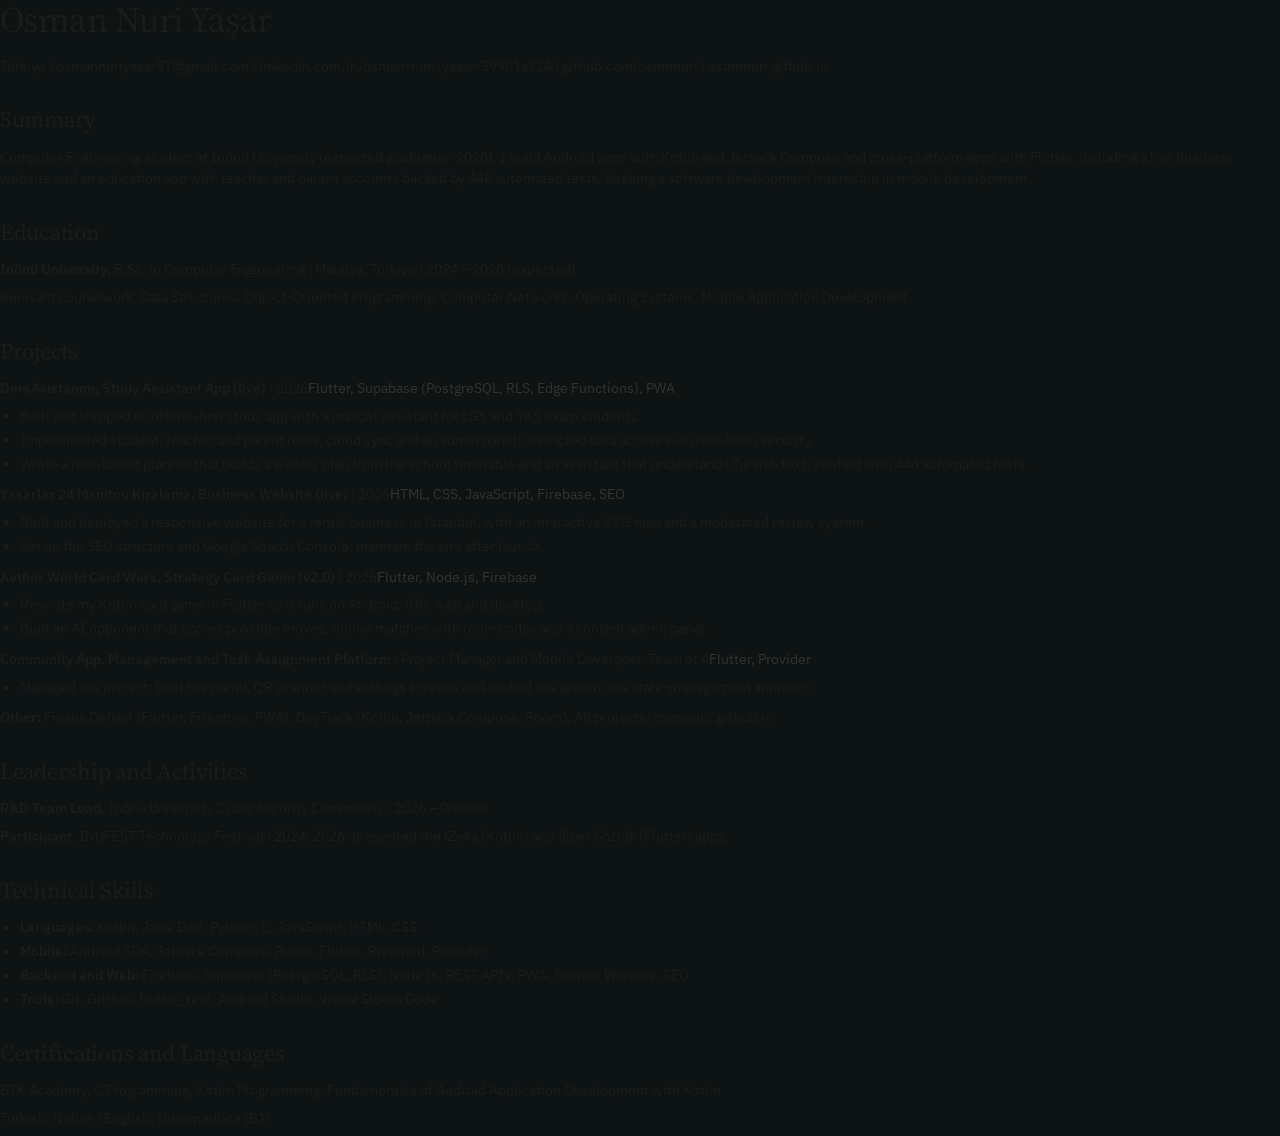
<file: cv/kaynak/Osman-Nuri-Yasar-CV-EN-1page.html>
<!doctype html>
<html lang="en">
<head>
<meta charset="utf-8">
<title>Osman Nuri Yaşar — CV</title>
<link rel="stylesheet" href="cv.css">
</head>
<body class="tek-sayfa">
<h1>Osman Nuri Yaşar</h1>
<p class="contact">Türkiye<span data-telefon></span> | osmannuriyasar57@gmail.com | linkedin.com/in/osman-nuri-yaşar-59901a324 | github.com/osmnnuri | osmnnuri.github.io</p>

<h2>Summary</h2>
<p>Computer Engineering student at İnönü University (expected graduation 2028). I build Android apps with Kotlin and Jetpack Compose and cross-platform apps with Flutter, including a live business website and an education app with teacher and parent accounts backed by 448 automated tests. Seeking a software development internship in mobile development.</p>

<h2>Education</h2>
<p><b>İnönü University</b>, B.Sc. in Computer Engineering | Malatya, Türkiye | 2024 – 2028 (expected)</p>
<p>Relevant coursework: Data Structures, Object-Oriented Programming, Computer Networks, Operating Systems, Mobile Application Development</p>

<h2>Projects</h2>

<div class="project">
<p><b>DersAsistanım, Study Assistant App (live)</b> | 2026<span class="tech">Flutter, Supabase (PostgreSQL, RLS, Edge Functions), PWA</span></p>
<ul>
<li>Built and shipped an offline-first study app with a mascot assistant for LGS and YKS exam students.</li>
<li>Implemented student, teacher and parent roles, cloud sync and an admin panel; restricted data access with row-level security.</li>
<li>Wrote a rule-based planner that builds a weekly plan from the school timetable and an assistant that understands Turkish text; verified with 448 automated tests.</li>
</ul>
</div>

<div class="project">
<p><b>Yaşarlar 24 Manitou Kiralama, Business Website (live)</b> | 2026<span class="tech">HTML, CSS, JavaScript, Firebase, SEO</span></p>
<ul>
<li>Built and deployed a responsive website for a rental business in Istanbul, with an interactive SVG map and a moderated review system.</li>
<li>Set up the SEO structure and Google Search Console; maintain the site after launch.</li>
</ul>
</div>

<div class="project">
<p><b>Aether World Card Wars, Strategy Card Game (v2.0)</b> | 2026<span class="tech">Flutter, Node.js, Firebase</span></p>
<ul>
<li>Rewrote my Kotlin card game in Flutter so it runs on Android, iOS, web and desktop.</li>
<li>Built an AI opponent that scores possible moves, online matches with room codes and a content admin panel.</li>
</ul>
</div>

<div class="project">
<p><b>Community App, Management and Task Assignment Platform</b> | Project Manager and Mobile Developer, Team of 4<span class="tech">Flutter, Provider</span></p>
<ul>
<li>Managed the project; built the menu, QR scanner and settings screens and unified the app on one state-management approach.</li>
</ul>
</div>

<p><b>Other:</b> Finans Defteri (Flutter, Firestore, PWA), DevTrack (Kotlin, Jetpack Compose, Room). All projects: osmnnuri.github.io</p>

<h2>Leadership and Activities</h2>
<p><b>R&amp;D Team Lead</b>, İnönü University Cyber Security Community | 2026 – Present</p>
<p><b>Participant</b>, INUFEST Technology Festival | 2024, 2026: presented the iZeka (Kotlin) and Siber Sözlük (Flutter) apps.</p>

<h2>Technical Skills</h2>
<ul>
<li><b>Languages:</b> Kotlin, Java, Dart, Python, C, JavaScript, HTML, CSS</li>
<li><b>Mobile:</b> Android SDK, Jetpack Compose, Room, Flutter, Riverpod, Provider</li>
<li><b>Backend and Web:</b> Firebase, Supabase (PostgreSQL, RLS), Node.js, REST APIs, PWA, Service Workers, SEO</li>
<li><b>Tools:</b> Git, GitHub, flutter_test, Android Studio, Visual Studio Code</li>
</ul>

<h2>Certifications and Languages</h2>
<p>BTK Academy: C Programming, Kotlin Programming, Fundamentals of Android Application Development with Kotlin</p>
<p>Turkish: Native | English: Intermediate (B1)</p>
</body>
</html>
</file>
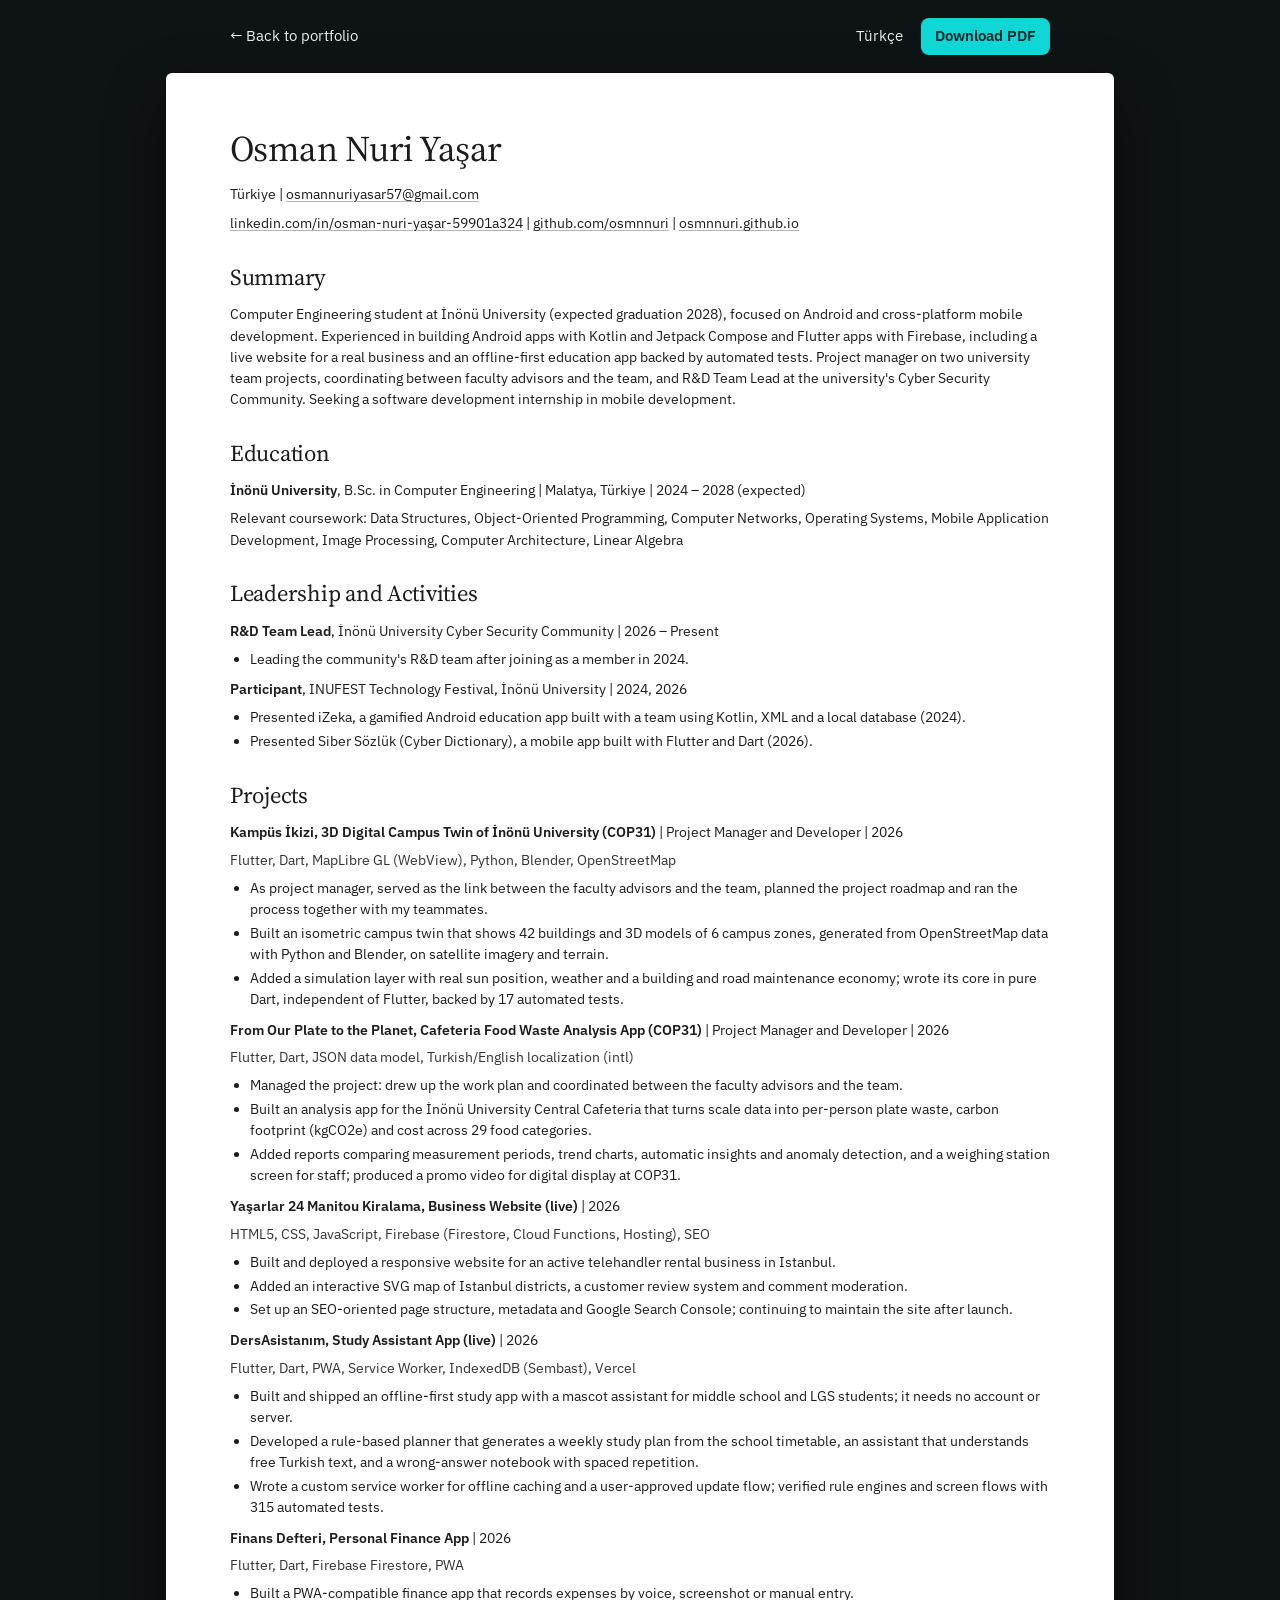
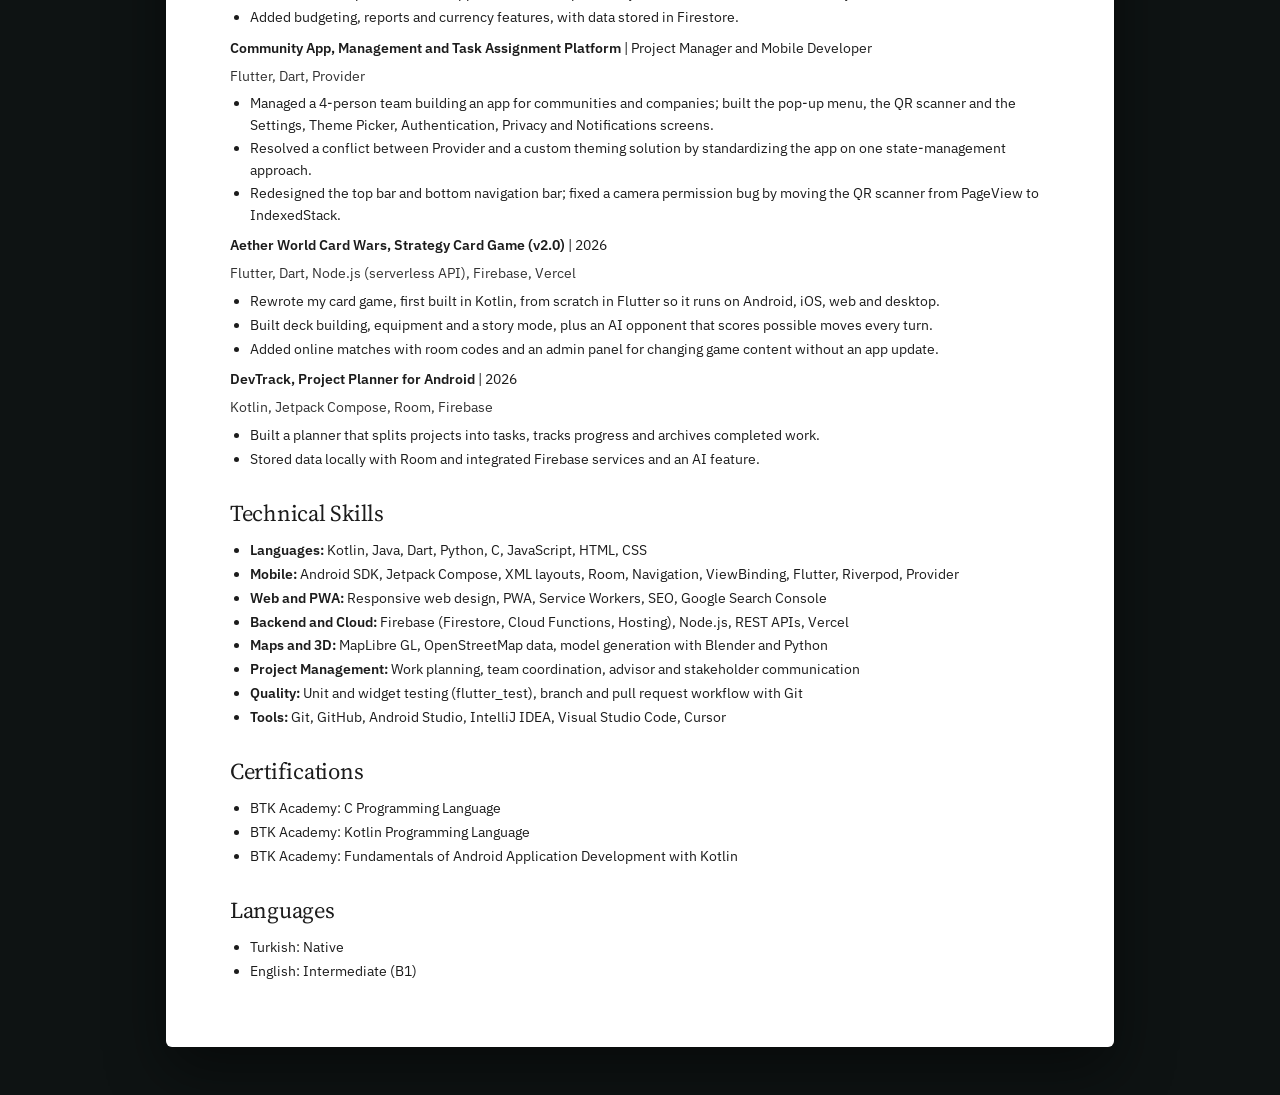
<file: cv/kaynak/Osman-Nuri-Yasar-CV-EN.html>
<!doctype html>
<html lang="en">
<head>
<meta charset="utf-8">
<meta name="viewport" content="width=device-width, initial-scale=1">
<title>Osman Nuri Yaşar — CV</title>
<link rel="icon" type="image/png" href="../../görseller/icons/favicon.png">
<link rel="stylesheet" href="cv.css">
<style>
@page {
  @top-left { content: "Osman Nuri Yaşar — CV"; }
  @bottom-right { content: "Page " counter(page) " of " counter(pages); }
}
</style>
</head>
<body>
<nav class="cv-bar" aria-label="CV options">
<a href="../../index.html">&larr; Back to portfolio</a>
<span class="cv-actions"><a href="Osman-Nuri-Yasar-Ozgecmis-TR.html" hreflang="tr">Türkçe</a><a class="cv-pdf" href="../Osman-Nuri-Yasar-CV-EN.pdf" download>Download PDF</a></span>
</nav>
<main class="cv-sheet">
<h1>Osman Nuri Yaşar</h1>
<p class="contact">Türkiye | <a href="mailto:osmannuriyasar57@gmail.com">osmannuriyasar57@gmail.com</a></p>
<p class="contact"><a href="https://www.linkedin.com/in/osman-nuri-yaşar-59901a324/">linkedin.com/in/osman-nuri-yaşar-59901a324</a> | <a href="https://github.com/osmnnuri">github.com/osmnnuri</a> | <a href="https://osmnnuri.github.io/">osmnnuri.github.io</a></p>

<h2>Summary</h2>
<p>Computer Engineering student at İnönü University (expected graduation 2028), focused on Android and cross-platform mobile development. Experienced in building Android apps with Kotlin and Jetpack Compose and Flutter apps with Firebase, including a live website for a real business and an offline-first education app backed by automated tests. Project manager on two university team projects, coordinating between faculty advisors and the team, and R&amp;D Team Lead at the university's Cyber Security Community. Seeking a software development internship in mobile development.</p>

<h2>Education</h2>
<p><b>İnönü University</b>, B.Sc. in Computer Engineering | Malatya, Türkiye | 2024 – 2028 (expected)</p>
<p>Relevant coursework: Data Structures, Object-Oriented Programming, Computer Networks, Operating Systems, Mobile Application Development, Image Processing, Computer Architecture, Linear Algebra</p>

<h2>Leadership and Activities</h2>
<p><b>R&amp;D Team Lead</b>, İnönü University Cyber Security Community | 2026 – Present</p>
<ul><li>Leading the community's R&amp;D team after joining as a member in 2024.</li></ul>
<p><b>Participant</b>, INUFEST Technology Festival, İnönü University | 2024, 2026</p>
<ul>
<li>Presented iZeka, a gamified Android education app built with a team using Kotlin, XML and a local database (2024).</li>
<li>Presented Siber Sözlük (Cyber Dictionary), a mobile app built with Flutter and Dart (2026).</li>
</ul>

<h2>Projects</h2>

<div class="project">
<p><b>Kampüs İkizi, 3D Digital Campus Twin of İnönü University (COP31)</b> | Project Manager and Developer | 2026</p>
<p class="tech">Flutter, Dart, MapLibre GL (WebView), Python, Blender, OpenStreetMap</p>
<ul>
<li>As project manager, served as the link between the faculty advisors and the team, planned the project roadmap and ran the process together with my teammates.</li>
<li>Built an isometric campus twin that shows 42 buildings and 3D models of 6 campus zones, generated from OpenStreetMap data with Python and Blender, on satellite imagery and terrain.</li>
<li>Added a simulation layer with real sun position, weather and a building and road maintenance economy; wrote its core in pure Dart, independent of Flutter, backed by 17 automated tests.</li>
</ul>
</div>

<div class="project">
<p><b>From Our Plate to the Planet, Cafeteria Food Waste Analysis App (COP31)</b> | Project Manager and Developer | 2026</p>
<p class="tech">Flutter, Dart, JSON data model, Turkish/English localization (intl)</p>
<ul>
<li>Managed the project: drew up the work plan and coordinated between the faculty advisors and the team.</li>
<li>Built an analysis app for the İnönü University Central Cafeteria that turns scale data into per-person plate waste, carbon footprint (kgCO2e) and cost across 29 food categories.</li>
<li>Added reports comparing measurement periods, trend charts, automatic insights and anomaly detection, and a weighing station screen for staff; produced a promo video for digital display at COP31.</li>
</ul>
</div>

<div class="project">
<p><b>Yaşarlar 24 Manitou Kiralama, Business Website (live)</b> | 2026</p>
<p class="tech">HTML5, CSS, JavaScript, Firebase (Firestore, Cloud Functions, Hosting), SEO</p>
<ul>
<li>Built and deployed a responsive website for an active telehandler rental business in Istanbul.</li>
<li>Added an interactive SVG map of Istanbul districts, a customer review system and comment moderation.</li>
<li>Set up an SEO-oriented page structure, metadata and Google Search Console; continuing to maintain the site after launch.</li>
</ul>
</div>

<div class="project">
<p><b>DersAsistanım, Study Assistant App (live)</b> | 2026</p>
<p class="tech">Flutter, Dart, PWA, Service Worker, IndexedDB (Sembast), Vercel</p>
<ul>
<li>Built and shipped an offline-first study app with a mascot assistant for middle school and LGS students; it needs no account or server.</li>
<li>Developed a rule-based planner that generates a weekly study plan from the school timetable, an assistant that understands free Turkish text, and a wrong-answer notebook with spaced repetition.</li>
<li>Wrote a custom service worker for offline caching and a user-approved update flow; verified rule engines and screen flows with 315 automated tests.</li>
</ul>
</div>

<div class="project">
<p><b>Finans Defteri, Personal Finance App</b> | 2026</p>
<p class="tech">Flutter, Dart, Firebase Firestore, PWA</p>
<ul>
<li>Built a PWA-compatible finance app that records expenses by voice, screenshot or manual entry.</li>
<li>Added budgeting, reports and currency features, with data stored in Firestore.</li>
</ul>
</div>

<div class="project">
<p><b>Community App, Management and Task Assignment Platform</b> | Project Manager and Mobile Developer</p>
<p class="tech">Flutter, Dart, Provider</p>
<ul>
<li>Managed a 4-person team building an app for communities and companies; built the pop-up menu, the QR scanner and the Settings, Theme Picker, Authentication, Privacy and Notifications screens.</li>
<li>Resolved a conflict between Provider and a custom theming solution by standardizing the app on one state-management approach.</li>
<li>Redesigned the top bar and bottom navigation bar; fixed a camera permission bug by moving the QR scanner from PageView to IndexedStack.</li>
</ul>
</div>

<div class="project">
<p><b>Aether World Card Wars, Strategy Card Game (v2.0)</b> | 2026</p>
<p class="tech">Flutter, Dart, Node.js (serverless API), Firebase, Vercel</p>
<ul>
<li>Rewrote my card game, first built in Kotlin, from scratch in Flutter so it runs on Android, iOS, web and desktop.</li>
<li>Built deck building, equipment and a story mode, plus an AI opponent that scores possible moves every turn.</li>
<li>Added online matches with room codes and an admin panel for changing game content without an app update.</li>
</ul>
</div>

<div class="project">
<p><b>DevTrack, Project Planner for Android</b> | 2026</p>
<p class="tech">Kotlin, Jetpack Compose, Room, Firebase</p>
<ul>
<li>Built a planner that splits projects into tasks, tracks progress and archives completed work.</li>
<li>Stored data locally with Room and integrated Firebase services and an AI feature.</li>
</ul>
</div>

<h2>Technical Skills</h2>
<ul>
<li><b>Languages:</b> Kotlin, Java, Dart, Python, C, JavaScript, HTML, CSS</li>
<li><b>Mobile:</b> Android SDK, Jetpack Compose, XML layouts, Room, Navigation, ViewBinding, Flutter, Riverpod, Provider</li>
<li><b>Web and PWA:</b> Responsive web design, PWA, Service Workers, SEO, Google Search Console</li>
<li><b>Backend and Cloud:</b> Firebase (Firestore, Cloud Functions, Hosting), Node.js, REST APIs, Vercel</li>
<li><b>Maps and 3D:</b> MapLibre GL, OpenStreetMap data, model generation with Blender and Python</li>
<li><b>Project Management:</b> Work planning, team coordination, advisor and stakeholder communication</li>
<li><b>Quality:</b> Unit and widget testing (flutter_test), branch and pull request workflow with Git</li>
<li><b>Tools:</b> Git, GitHub, Android Studio, IntelliJ IDEA, Visual Studio Code, Cursor</li>
</ul>

<h2>Certifications</h2>
<ul>
<li>BTK Academy: C Programming Language</li>
<li>BTK Academy: Kotlin Programming Language</li>
<li>BTK Academy: Fundamentals of Android Application Development with Kotlin</li>
</ul>

<h2>Languages</h2>
<ul>
<li>Turkish: Native</li>
<li>English: Intermediate (B1)</li>
</ul>
</main>
</body>
</html>
</file>
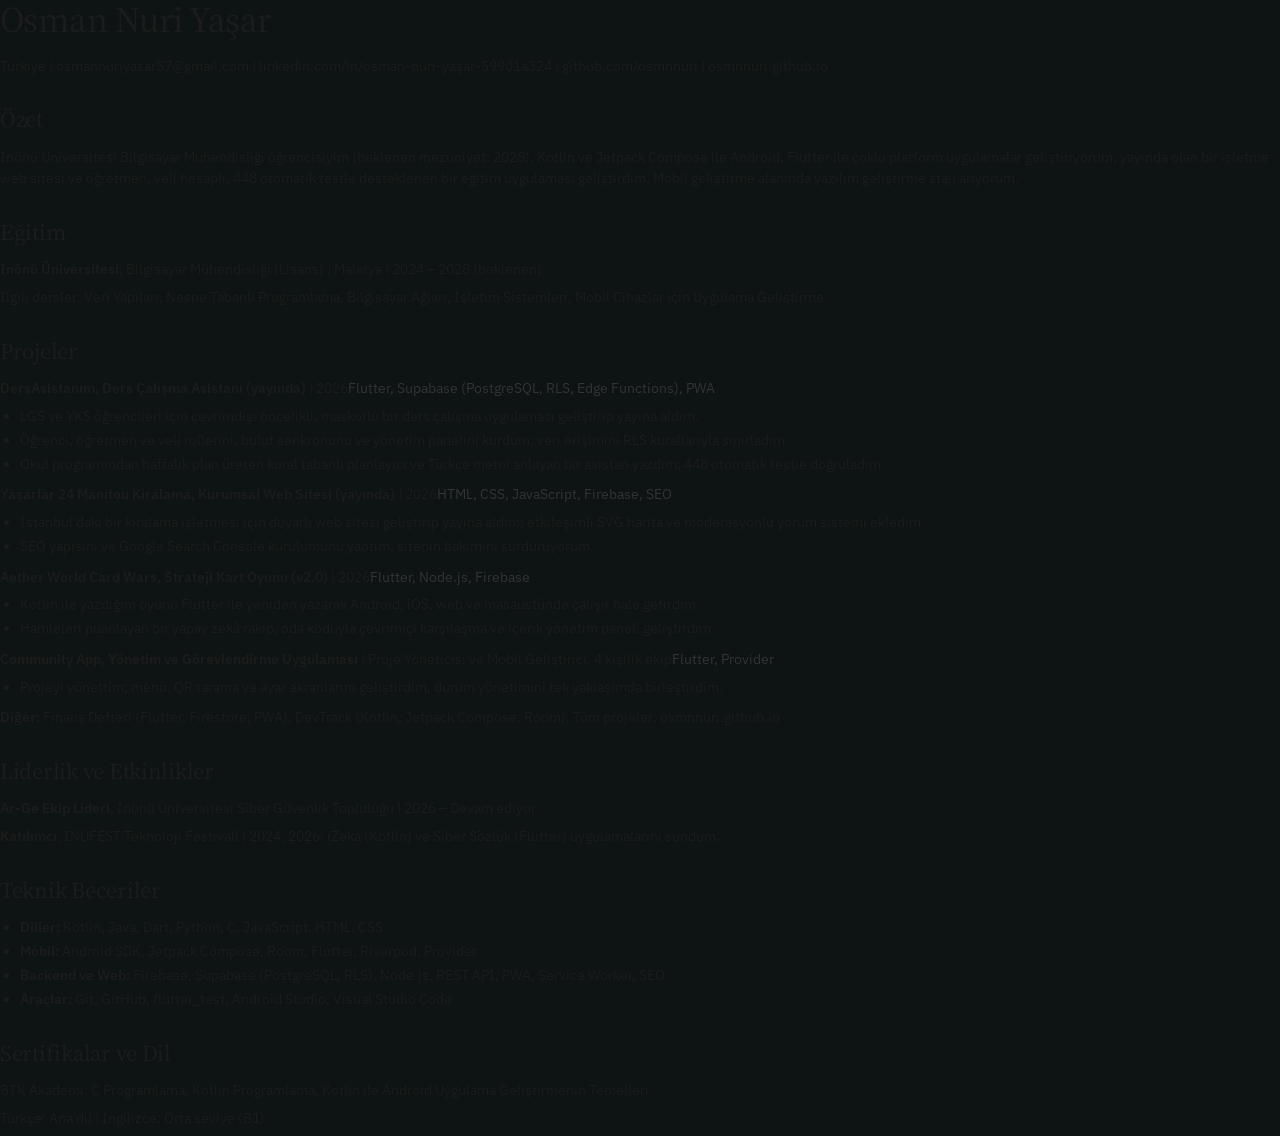
<file: cv/kaynak/Osman-Nuri-Yasar-Ozgecmis-TR-1sayfa.html>
<!doctype html>
<html lang="tr">
<head>
<meta charset="utf-8">
<title>Osman Nuri Yaşar — Özgeçmiş (TR)</title>
<link rel="stylesheet" href="cv.css">
</head>
<body class="tek-sayfa">
<h1>Osman Nuri Yaşar</h1>
<p class="contact">Türkiye<span data-telefon></span> | osmannuriyasar57@gmail.com | linkedin.com/in/osman-nuri-yaşar-59901a324 | github.com/osmnnuri | osmnnuri.github.io</p>

<h2>Özet</h2>
<p>İnönü Üniversitesi Bilgisayar Mühendisliği öğrencisiyim (beklenen mezuniyet: 2028). Kotlin ve Jetpack Compose ile Android, Flutter ile çoklu platform uygulamalar geliştiriyorum; yayında olan bir işletme web sitesi ve öğretmen, veli hesaplı, 448 otomatik testle desteklenen bir eğitim uygulaması geliştirdim. Mobil geliştirme alanında yazılım geliştirme stajı arıyorum.</p>

<h2>Eğitim</h2>
<p><b>İnönü Üniversitesi</b>, Bilgisayar Mühendisliği (Lisans) | Malatya | 2024 – 2028 (beklenen)</p>
<p>İlgili dersler: Veri Yapıları, Nesne Tabanlı Programlama, Bilgisayar Ağları, İşletim Sistemleri, Mobil Cihazlar için Uygulama Geliştirme</p>

<h2>Projeler</h2>

<div class="project">
<p><b>DersAsistanım, Ders Çalışma Asistanı (yayında)</b> | 2026<span class="tech">Flutter, Supabase (PostgreSQL, RLS, Edge Functions), PWA</span></p>
<ul>
<li>LGS ve YKS öğrencileri için çevrimdışı öncelikli, maskotlu bir ders çalışma uygulaması geliştirip yayına aldım.</li>
<li>Öğrenci, öğretmen ve veli rollerini, bulut senkronunu ve yönetim panelini kurdum; veri erişimini RLS kurallarıyla sınırladım.</li>
<li>Okul programından haftalık plan üreten kural tabanlı planlayıcı ve Türkçe metni anlayan bir asistan yazdım; 448 otomatik testle doğruladım.</li>
</ul>
</div>

<div class="project">
<p><b>Yaşarlar 24 Manitou Kiralama, Kurumsal Web Sitesi (yayında)</b> | 2026<span class="tech">HTML, CSS, JavaScript, Firebase, SEO</span></p>
<ul>
<li>İstanbul'daki bir kiralama işletmesi için duyarlı web sitesi geliştirip yayına aldım; etkileşimli SVG harita ve moderasyonlu yorum sistemi ekledim.</li>
<li>SEO yapısını ve Google Search Console kurulumunu yaptım; sitenin bakımını sürdürüyorum.</li>
</ul>
</div>

<div class="project">
<p><b>Aether World Card Wars, Strateji Kart Oyunu (v2.0)</b> | 2026<span class="tech">Flutter, Node.js, Firebase</span></p>
<ul>
<li>Kotlin ile yazdığım oyunu Flutter ile yeniden yazarak Android, iOS, web ve masaüstünde çalışır hale getirdim.</li>
<li>Hamleleri puanlayan bir yapay zekâ rakip, oda koduyla çevrimiçi karşılaşma ve içerik yönetim paneli geliştirdim.</li>
</ul>
</div>

<div class="project">
<p><b>Community App, Yönetim ve Görevlendirme Uygulaması</b> | Proje Yöneticisi ve Mobil Geliştirici, 4 kişilik ekip<span class="tech">Flutter, Provider</span></p>
<ul>
<li>Projeyi yönettim; menü, QR tarama ve ayar ekranlarını geliştirdim, durum yönetimini tek yaklaşımda birleştirdim.</li>
</ul>
</div>

<p><b>Diğer:</b> Finans Defteri (Flutter, Firestore, PWA), DevTrack (Kotlin, Jetpack Compose, Room). Tüm projeler: osmnnuri.github.io</p>

<h2>Liderlik ve Etkinlikler</h2>
<p><b>Ar-Ge Ekip Lideri</b>, İnönü Üniversitesi Siber Güvenlik Topluluğu | 2026 – Devam ediyor</p>
<p><b>Katılımcı</b>, INUFEST Teknoloji Festivali | 2024, 2026: iZeka (Kotlin) ve Siber Sözlük (Flutter) uygulamalarını sundum.</p>

<h2>Teknik Beceriler</h2>
<ul>
<li><b>Diller:</b> Kotlin, Java, Dart, Python, C, JavaScript, HTML, CSS</li>
<li><b>Mobil:</b> Android SDK, Jetpack Compose, Room, Flutter, Riverpod, Provider</li>
<li><b>Backend ve Web:</b> Firebase, Supabase (PostgreSQL, RLS), Node.js, REST API, PWA, Service Worker, SEO</li>
<li><b>Araçlar:</b> Git, GitHub, flutter_test, Android Studio, Visual Studio Code</li>
</ul>

<h2>Sertifikalar ve Dil</h2>
<p>BTK Akademi: C Programlama, Kotlin Programlama, Kotlin ile Android Uygulama Geliştirmenin Temelleri</p>
<p>Türkçe: Ana dil | İngilizce: Orta seviye (B1)</p>
</body>
</html>
</file>
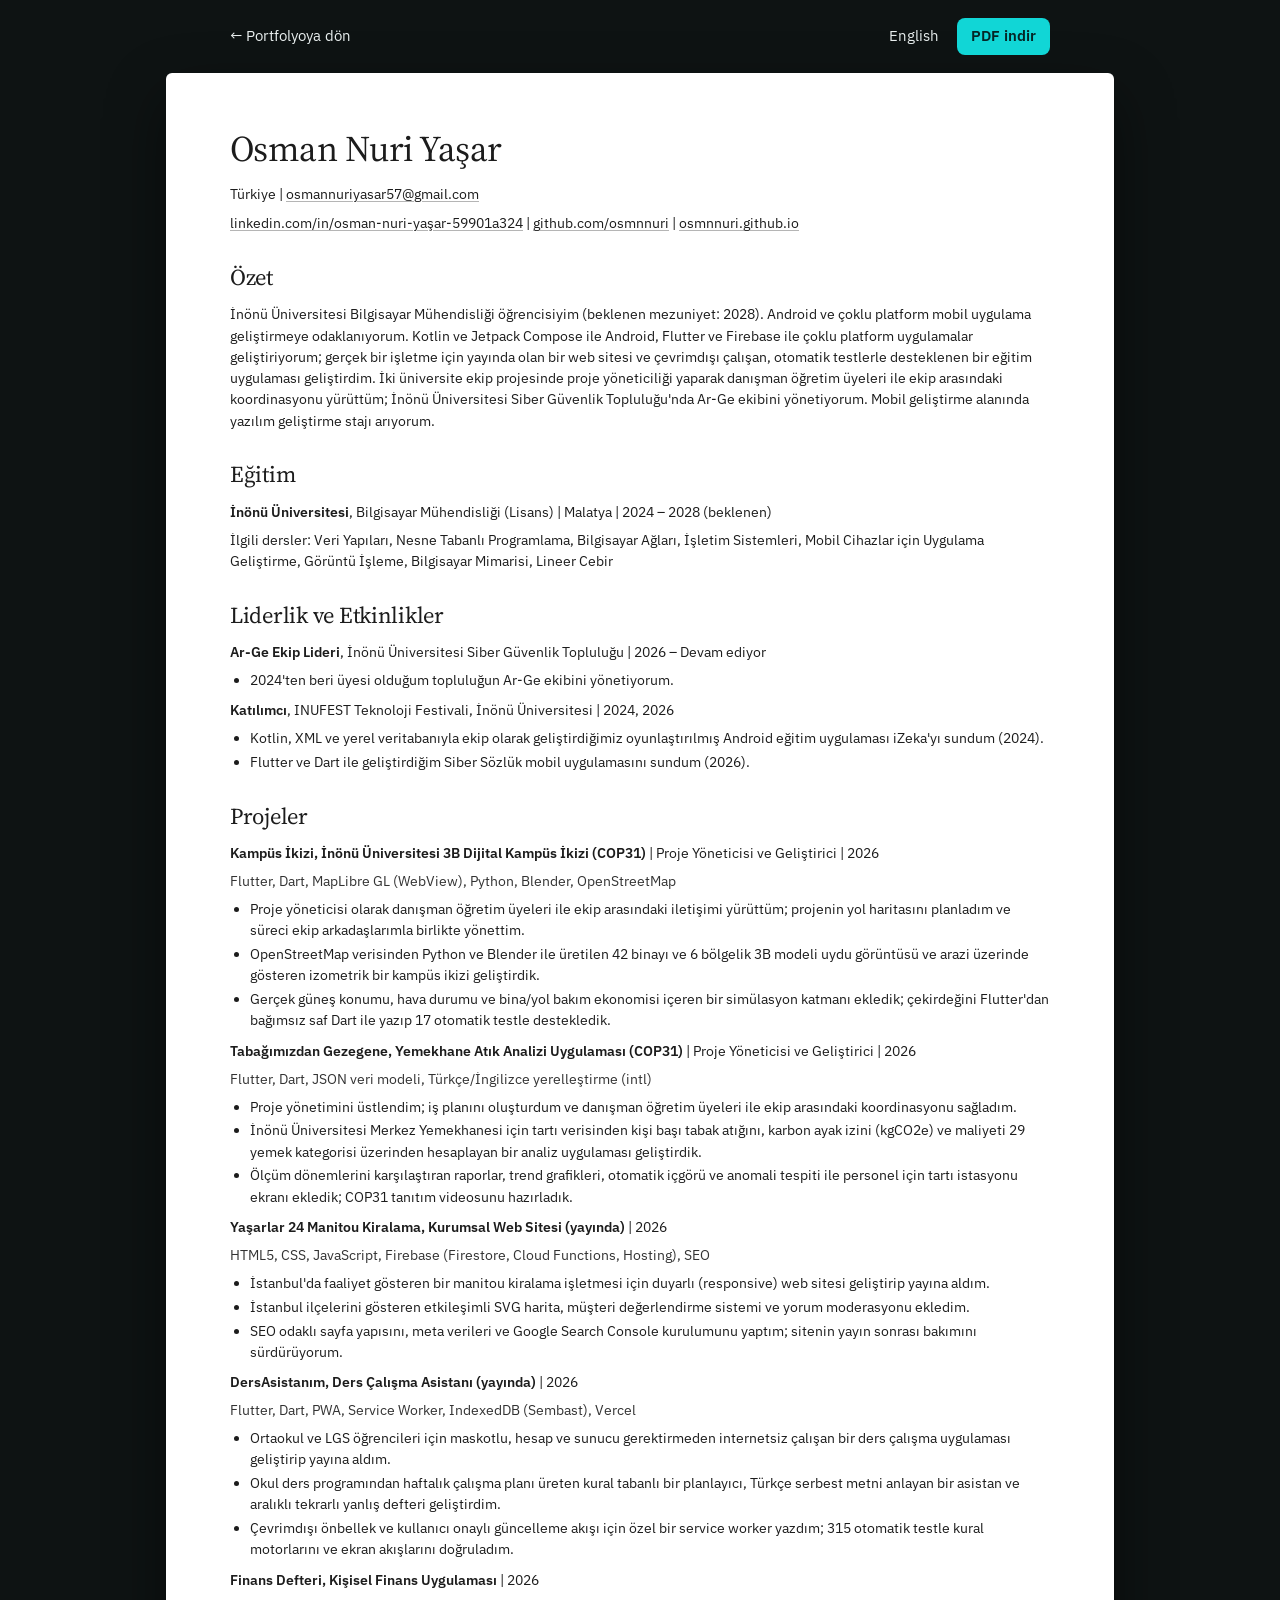
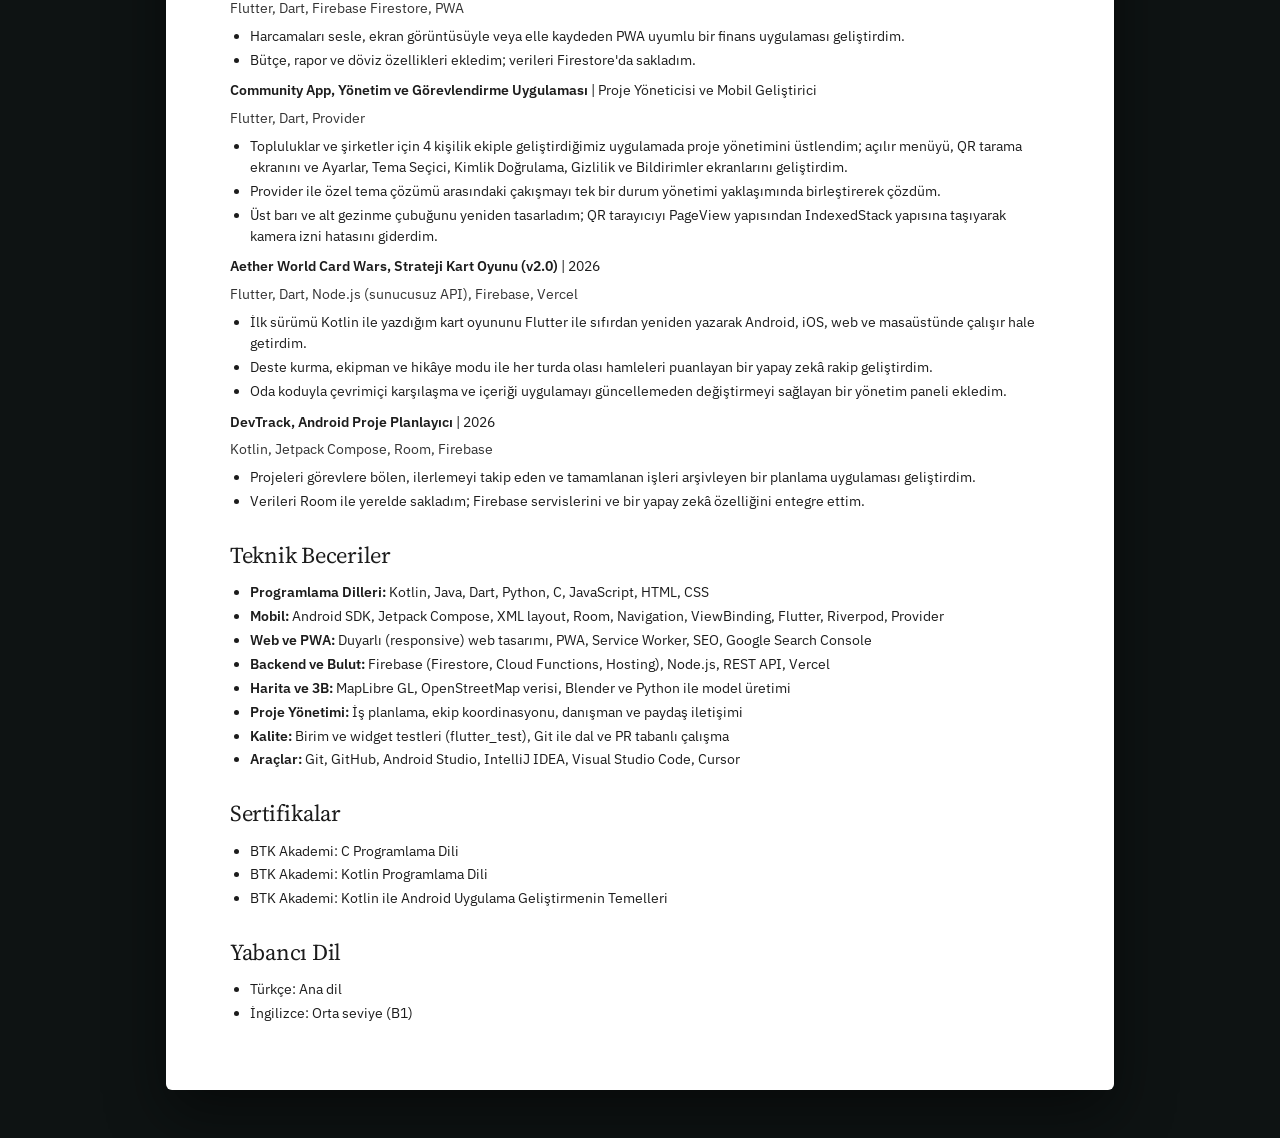
<file: cv/kaynak/Osman-Nuri-Yasar-Ozgecmis-TR.html>
<!doctype html>
<html lang="tr">
<head>
<meta charset="utf-8">
<meta name="viewport" content="width=device-width, initial-scale=1">
<title>Osman Nuri Yaşar — Özgeçmiş (TR)</title>
<link rel="icon" type="image/png" href="../../görseller/icons/favicon.png">
<link rel="stylesheet" href="cv.css">
<style>
@page {
  @top-left { content: "Osman Nuri Yaşar — Özgeçmiş (TR)"; }
  @bottom-right { content: "Sayfa " counter(page) " / " counter(pages); }
}
</style>
</head>
<body>
<nav class="cv-bar" aria-label="Özgeçmiş seçenekleri">
<a href="../../index.html">&larr; Portfolyoya dön</a>
<span class="cv-actions"><a href="Osman-Nuri-Yasar-CV-EN.html" hreflang="en">English</a><a class="cv-pdf" href="../Osman-Nuri-Yasar-Ozgecmis-TR.pdf" download>PDF indir</a></span>
</nav>
<main class="cv-sheet">
<h1>Osman Nuri Yaşar</h1>
<p class="contact">Türkiye | <a href="mailto:osmannuriyasar57@gmail.com">osmannuriyasar57@gmail.com</a></p>
<p class="contact"><a href="https://www.linkedin.com/in/osman-nuri-yaşar-59901a324/">linkedin.com/in/osman-nuri-yaşar-59901a324</a> | <a href="https://github.com/osmnnuri">github.com/osmnnuri</a> | <a href="https://osmnnuri.github.io/">osmnnuri.github.io</a></p>

<h2>Özet</h2>
<p>İnönü Üniversitesi Bilgisayar Mühendisliği öğrencisiyim (beklenen mezuniyet: 2028). Android ve çoklu platform mobil uygulama geliştirmeye odaklanıyorum. Kotlin ve Jetpack Compose ile Android, Flutter ve Firebase ile çoklu platform uygulamalar geliştiriyorum; gerçek bir işletme için yayında olan bir web sitesi ve çevrimdışı çalışan, otomatik testlerle desteklenen bir eğitim uygulaması geliştirdim. İki üniversite ekip projesinde proje yöneticiliği yaparak danışman öğretim üyeleri ile ekip arasındaki koordinasyonu yürüttüm; İnönü Üniversitesi Siber Güvenlik Topluluğu'nda Ar-Ge ekibini yönetiyorum. Mobil geliştirme alanında yazılım geliştirme stajı arıyorum.</p>

<h2>Eğitim</h2>
<p><b>İnönü Üniversitesi</b>, Bilgisayar Mühendisliği (Lisans) | Malatya | 2024 – 2028 (beklenen)</p>
<p>İlgili dersler: Veri Yapıları, Nesne Tabanlı Programlama, Bilgisayar Ağları, İşletim Sistemleri, Mobil Cihazlar için Uygulama Geliştirme, Görüntü İşleme, Bilgisayar Mimarisi, Lineer Cebir</p>

<h2>Liderlik ve Etkinlikler</h2>
<p><b>Ar-Ge Ekip Lideri</b>, İnönü Üniversitesi Siber Güvenlik Topluluğu | 2026 – Devam ediyor</p>
<ul><li>2024'ten beri üyesi olduğum topluluğun Ar-Ge ekibini yönetiyorum.</li></ul>
<p><b>Katılımcı</b>, INUFEST Teknoloji Festivali, İnönü Üniversitesi | 2024, 2026</p>
<ul>
<li>Kotlin, XML ve yerel veritabanıyla ekip olarak geliştirdiğimiz oyunlaştırılmış Android eğitim uygulaması iZeka'yı sundum (2024).</li>
<li>Flutter ve Dart ile geliştirdiğim Siber Sözlük mobil uygulamasını sundum (2026).</li>
</ul>

<h2>Projeler</h2>

<div class="project">
<p><b>Kampüs İkizi, İnönü Üniversitesi 3B Dijital Kampüs İkizi (COP31)</b> | Proje Yöneticisi ve Geliştirici | 2026</p>
<p class="tech">Flutter, Dart, MapLibre GL (WebView), Python, Blender, OpenStreetMap</p>
<ul>
<li>Proje yöneticisi olarak danışman öğretim üyeleri ile ekip arasındaki iletişimi yürüttüm; projenin yol haritasını planladım ve süreci ekip arkadaşlarımla birlikte yönettim.</li>
<li>OpenStreetMap verisinden Python ve Blender ile üretilen 42 binayı ve 6 bölgelik 3B modeli uydu görüntüsü ve arazi üzerinde gösteren izometrik bir kampüs ikizi geliştirdik.</li>
<li>Gerçek güneş konumu, hava durumu ve bina/yol bakım ekonomisi içeren bir simülasyon katmanı ekledik; çekirdeğini Flutter'dan bağımsız saf Dart ile yazıp 17 otomatik testle destekledik.</li>
</ul>
</div>

<div class="project">
<p><b>Tabağımızdan Gezegene, Yemekhane Atık Analizi Uygulaması (COP31)</b> | Proje Yöneticisi ve Geliştirici | 2026</p>
<p class="tech">Flutter, Dart, JSON veri modeli, Türkçe/İngilizce yerelleştirme (intl)</p>
<ul>
<li>Proje yönetimini üstlendim; iş planını oluşturdum ve danışman öğretim üyeleri ile ekip arasındaki koordinasyonu sağladım.</li>
<li>İnönü Üniversitesi Merkez Yemekhanesi için tartı verisinden kişi başı tabak atığını, karbon ayak izini (kgCO2e) ve maliyeti 29 yemek kategorisi üzerinden hesaplayan bir analiz uygulaması geliştirdik.</li>
<li>Ölçüm dönemlerini karşılaştıran raporlar, trend grafikleri, otomatik içgörü ve anomali tespiti ile personel için tartı istasyonu ekranı ekledik; COP31 tanıtım videosunu hazırladık.</li>
</ul>
</div>

<div class="project">
<p><b>Yaşarlar 24 Manitou Kiralama, Kurumsal Web Sitesi (yayında)</b> | 2026</p>
<p class="tech">HTML5, CSS, JavaScript, Firebase (Firestore, Cloud Functions, Hosting), SEO</p>
<ul>
<li>İstanbul'da faaliyet gösteren bir manitou kiralama işletmesi için duyarlı (responsive) web sitesi geliştirip yayına aldım.</li>
<li>İstanbul ilçelerini gösteren etkileşimli SVG harita, müşteri değerlendirme sistemi ve yorum moderasyonu ekledim.</li>
<li>SEO odaklı sayfa yapısını, meta verileri ve Google Search Console kurulumunu yaptım; sitenin yayın sonrası bakımını sürdürüyorum.</li>
</ul>
</div>

<div class="project">
<p><b>DersAsistanım, Ders Çalışma Asistanı (yayında)</b> | 2026</p>
<p class="tech">Flutter, Dart, PWA, Service Worker, IndexedDB (Sembast), Vercel</p>
<ul>
<li>Ortaokul ve LGS öğrencileri için maskotlu, hesap ve sunucu gerektirmeden internetsiz çalışan bir ders çalışma uygulaması geliştirip yayına aldım.</li>
<li>Okul ders programından haftalık çalışma planı üreten kural tabanlı bir planlayıcı, Türkçe serbest metni anlayan bir asistan ve aralıklı tekrarlı yanlış defteri geliştirdim.</li>
<li>Çevrimdışı önbellek ve kullanıcı onaylı güncelleme akışı için özel bir service worker yazdım; 315 otomatik testle kural motorlarını ve ekran akışlarını doğruladım.</li>
</ul>
</div>

<div class="project">
<p><b>Finans Defteri, Kişisel Finans Uygulaması</b> | 2026</p>
<p class="tech">Flutter, Dart, Firebase Firestore, PWA</p>
<ul>
<li>Harcamaları sesle, ekran görüntüsüyle veya elle kaydeden PWA uyumlu bir finans uygulaması geliştirdim.</li>
<li>Bütçe, rapor ve döviz özellikleri ekledim; verileri Firestore'da sakladım.</li>
</ul>
</div>

<div class="project">
<p><b>Community App, Yönetim ve Görevlendirme Uygulaması</b> | Proje Yöneticisi ve Mobil Geliştirici</p>
<p class="tech">Flutter, Dart, Provider</p>
<ul>
<li>Topluluklar ve şirketler için 4 kişilik ekiple geliştirdiğimiz uygulamada proje yönetimini üstlendim; açılır menüyü, QR tarama ekranını ve Ayarlar, Tema Seçici, Kimlik Doğrulama, Gizlilik ve Bildirimler ekranlarını geliştirdim.</li>
<li>Provider ile özel tema çözümü arasındaki çakışmayı tek bir durum yönetimi yaklaşımında birleştirerek çözdüm.</li>
<li>Üst barı ve alt gezinme çubuğunu yeniden tasarladım; QR tarayıcıyı PageView yapısından IndexedStack yapısına taşıyarak kamera izni hatasını giderdim.</li>
</ul>
</div>

<div class="project">
<p><b>Aether World Card Wars, Strateji Kart Oyunu (v2.0)</b> | 2026</p>
<p class="tech">Flutter, Dart, Node.js (sunucusuz API), Firebase, Vercel</p>
<ul>
<li>İlk sürümü Kotlin ile yazdığım kart oyununu Flutter ile sıfırdan yeniden yazarak Android, iOS, web ve masaüstünde çalışır hale getirdim.</li>
<li>Deste kurma, ekipman ve hikâye modu ile her turda olası hamleleri puanlayan bir yapay zekâ rakip geliştirdim.</li>
<li>Oda koduyla çevrimiçi karşılaşma ve içeriği uygulamayı güncellemeden değiştirmeyi sağlayan bir yönetim paneli ekledim.</li>
</ul>
</div>

<div class="project">
<p><b>DevTrack, Android Proje Planlayıcı</b> | 2026</p>
<p class="tech">Kotlin, Jetpack Compose, Room, Firebase</p>
<ul>
<li>Projeleri görevlere bölen, ilerlemeyi takip eden ve tamamlanan işleri arşivleyen bir planlama uygulaması geliştirdim.</li>
<li>Verileri Room ile yerelde sakladım; Firebase servislerini ve bir yapay zekâ özelliğini entegre ettim.</li>
</ul>
</div>

<h2>Teknik Beceriler</h2>
<ul>
<li><b>Programlama Dilleri:</b> Kotlin, Java, Dart, Python, C, JavaScript, HTML, CSS</li>
<li><b>Mobil:</b> Android SDK, Jetpack Compose, XML layout, Room, Navigation, ViewBinding, Flutter, Riverpod, Provider</li>
<li><b>Web ve PWA:</b> Duyarlı (responsive) web tasarımı, PWA, Service Worker, SEO, Google Search Console</li>
<li><b>Backend ve Bulut:</b> Firebase (Firestore, Cloud Functions, Hosting), Node.js, REST API, Vercel</li>
<li><b>Harita ve 3B:</b> MapLibre GL, OpenStreetMap verisi, Blender ve Python ile model üretimi</li>
<li><b>Proje Yönetimi:</b> İş planlama, ekip koordinasyonu, danışman ve paydaş iletişimi</li>
<li><b>Kalite:</b> Birim ve widget testleri (flutter_test), Git ile dal ve PR tabanlı çalışma</li>
<li><b>Araçlar:</b> Git, GitHub, Android Studio, IntelliJ IDEA, Visual Studio Code, Cursor</li>
</ul>

<h2>Sertifikalar</h2>
<ul>
<li>BTK Akademi: C Programlama Dili</li>
<li>BTK Akademi: Kotlin Programlama Dili</li>
<li>BTK Akademi: Kotlin ile Android Uygulama Geliştirmenin Temelleri</li>
</ul>

<h2>Yabancı Dil</h2>
<ul>
<li>Türkçe: Ana dil</li>
<li>İngilizce: Orta seviye (B1)</li>
</ul>
</main>
</body>
</html>
</file>
<file: style.css>
:root {
    --bg: #0e1313;
    --surface: #151c1c;
    --surface-2: #1b2424;
    --border: rgba(255, 255, 255, 0.09);
    --text: #e8eeee;
    --text-2: #c3cdcd;
    --muted: #94a3a3;
    --accent: #11d6d6;
    --accent-hover: #3fe3e3;
    --accent-soft: rgba(17, 214, 214, 0.1);
    --accent-ink: #052626;
    --radius: 14px;
    --wrap: 1120px;
    --font-display: 'Fraunces', Georgia, 'Times New Roman', serif;
    --font-body: 'Figtree', 'Segoe UI', system-ui, Arial, sans-serif;
    --ease-out: cubic-bezier(0.22, 1, 0.36, 1);
}

* { box-sizing: border-box; }

html { scroll-behavior: smooth; scroll-padding-top: 84px; }

body {
    margin: 0;
    background: var(--bg);
    color: var(--text);
    font-family: var(--font-body);
    font-size: 16px;
    line-height: 1.6;
    -webkit-font-smoothing: antialiased;
}

/* Arka plan: editör küçük haritasını andıran, yavaşça akan kod satırı silüetleri */
body::before {
    content: "";
    position: fixed;
    inset: -560px 0 0;
    z-index: -1;
    pointer-events: none;
    background: url("data:image/svg+xml,%3Csvg xmlns='http://www.w3.org/2000/svg' width='640' height='560' fill='%2311d6d6'%3E%3Crect x='24' y='20' width='96' height='8' rx='4'/%3E%3Crect x='132' y='20' width='180' height='8' rx='4' opacity='.55'/%3E%3Crect x='56' y='48' width='150' height='8' rx='4' opacity='.55'/%3E%3Crect x='218' y='48' width='84' height='8' rx='4'/%3E%3Crect x='56' y='76' width='60' height='8' rx='4'/%3E%3Crect x='128' y='76' width='230' height='8' rx='4' opacity='.55'/%3E%3Crect x='88' y='104' width='190' height='8' rx='4' opacity='.55'/%3E%3Crect x='88' y='132' width='72' height='8' rx='4'/%3E%3Crect x='172' y='132' width='120' height='8' rx='4' opacity='.55'/%3E%3Crect x='304' y='132' width='52' height='8' rx='4'/%3E%3Crect x='56' y='160' width='36' height='8' rx='4'/%3E%3Crect x='24' y='188' width='18' height='8' rx='4'/%3E%3Crect x='24' y='244' width='130' height='8' rx='4'/%3E%3Crect x='166' y='244' width='96' height='8' rx='4' opacity='.55'/%3E%3Crect x='56' y='272' width='248' height='8' rx='4' opacity='.55'/%3E%3Crect x='56' y='300' width='80' height='8' rx='4'/%3E%3Crect x='148' y='300' width='150' height='8' rx='4' opacity='.55'/%3E%3Crect x='88' y='328' width='112' height='8' rx='4' opacity='.55'/%3E%3Crect x='212' y='328' width='66' height='8' rx='4'/%3E%3Crect x='88' y='356' width='210' height='8' rx='4' opacity='.55'/%3E%3Crect x='120' y='384' width='150' height='8' rx='4' opacity='.55'/%3E%3Crect x='88' y='412' width='44' height='8' rx='4'/%3E%3Crect x='56' y='440' width='170' height='8' rx='4' opacity='.55'/%3E%3Crect x='56' y='468' width='40' height='8' rx='4'/%3E%3Crect x='24' y='496' width='18' height='8' rx='4'/%3E%3C/svg%3E") 0 0 / 640px 560px;
    opacity: 0.06;
    -webkit-mask-image: linear-gradient(90deg, #000, rgba(0, 0, 0, 0.45) 30%, rgba(0, 0, 0, 0.45) 70%, #000);
    mask-image: linear-gradient(90deg, #000, rgba(0, 0, 0, 0.45) 30%, rgba(0, 0, 0, 0.45) 70%, #000);
    animation: codeDrift 150s linear infinite;
}

@keyframes codeDrift { to { transform: translateY(560px); } }

img { max-width: 100%; height: auto; display: block; }

a { color: inherit; }

h1, h2, h3, h4, .logo, .stats strong, .about-name, .focus-list strong {
    font-family: var(--font-display);
    font-style: italic;
    font-weight: 600;
}

.wrap { width: 100%; max-width: var(--wrap); margin: 0 auto; padding: 0 24px; }

:focus-visible { outline: 2px solid var(--accent); outline-offset: 3px; border-radius: 4px; }

/* --- Navigasyon --- */
.navbar {
    position: sticky;
    top: 0;
    z-index: 1000;
    background: rgba(14, 19, 19, 0.88);
    backdrop-filter: blur(12px);
    border-bottom: 1px solid var(--border);
}

.navbar .wrap { display: flex; align-items: center; justify-content: space-between; height: 68px; }

.logo { font-weight: 700; font-size: 1.35rem; letter-spacing: 0.5px; color: var(--accent); text-decoration: none; }

.nav-links { display: flex; align-items: center; gap: 6px; list-style: none; margin: 0; padding: 0; }

.nav-links a {
    display: block;
    padding: 8px 14px;
    border-radius: 8px;
    color: var(--muted);
    font-size: 0.95rem;
    font-weight: 500;
    text-decoration: none;
    transition: color 0.2s ease, background 0.2s ease;
}

.nav-links a:hover, .nav-links a.current { color: var(--text); background: rgba(255, 255, 255, 0.05); }

.nav-links a.current { color: var(--accent); }

.nav-links .nav-btn { margin-left: 8px; background: var(--accent); color: var(--accent-ink); font-weight: 600; }

.nav-links .nav-btn:hover { background: var(--accent-hover); color: var(--accent-ink); }

.hamburger { display: none; width: 42px; height: 42px; padding: 0; background: none; border: 0; cursor: pointer; }

.hamburger span { display: block; width: 24px; height: 2px; margin: 5px auto; background: var(--text); border-radius: 2px; transition: transform 0.3s ease, opacity 0.3s ease; }

.hamburger.active span:nth-child(1) { transform: translateY(7px) rotate(45deg); }
.hamburger.active span:nth-child(2) { opacity: 0; }
.hamburger.active span:nth-child(3) { transform: translateY(-7px) rotate(-45deg); }

.nav-overlay { display: none; }

/* --- Düğmeler --- */
.btn {
    display: inline-flex;
    align-items: center;
    gap: 8px;
    padding: 12px 22px;
    border: 1px solid var(--border);
    border-radius: 10px;
    background: var(--surface);
    color: var(--text);
    font: inherit;
    font-weight: 600;
    font-size: 0.95rem;
    text-decoration: none;
    cursor: pointer;
    transition: transform 0.2s ease, border-color 0.2s ease, background 0.2s ease;
}

.btn:hover { transform: translateY(-2px); border-color: var(--accent); }

.btn.primary { background: var(--accent); border-color: var(--accent); color: var(--accent-ink); }

.btn.primary:hover { background: var(--accent-hover); }

.btn img { width: 18px; height: 18px; filter: invert(1); }

/* --- Bölümler --- */
section { padding: 96px 0; }

.section-head { margin-bottom: 40px; }

.eyebrow { margin: 0 0 8px; color: var(--accent); font-size: 0.95rem; font-style: italic; font-weight: 500; }

.section-head h2 { margin: 0; font-size: clamp(1.9rem, 3.4vw, 2.6rem); line-height: 1.15; letter-spacing: -0.5px; }

.section-head p { margin: 10px 0 0; max-width: 620px; color: var(--muted); font-style: italic; }

/* --- Hero --- */
.hero { padding: 88px 0 72px; }

.hero-main { display: grid; grid-template-columns: minmax(0, 1fr) 400px; gap: 56px; align-items: center; }

.hero h1 { margin: 0 0 16px; font-size: clamp(2.3rem, 5.2vw, 3.7rem); line-height: 1.08; letter-spacing: -1.5px; }

.hero h1 span { color: var(--accent); font-weight: 400; }

.hero .lead { margin: 0 0 28px; max-width: 580px; color: var(--text-2); font-size: 1.15rem; line-height: 1.65; font-style: italic; }

.hero-actions { display: flex; flex-wrap: wrap; gap: 12px; }

/* Kod penceresi görünümlü profil kartı */
.code-card {
    background: var(--surface);
    border: 1px solid var(--border);
    border-radius: 16px;
    box-shadow: 0 24px 60px rgba(0, 0, 0, 0.45);
    overflow: hidden;
}

.code-bar { display: flex; align-items: center; gap: 7px; padding: 12px 16px; background: var(--surface-2); border-bottom: 1px solid var(--border); }

.code-bar i { width: 11px; height: 11px; border-radius: 50%; background: rgba(255, 255, 255, 0.16); }

.code-bar span { margin-left: 8px; color: var(--muted); font-size: 0.8rem; }

/* Etkileşimli terminal */
.terminal { font-family: 'Cascadia Code', Consolas, 'Courier New', monospace; font-size: 0.85rem; }

.term-screen { height: 300px; padding: 18px 20px; overflow-y: auto; line-height: 1.7; color: var(--text-2); }

.term-screen p { margin: 0 0 4px; }

.term-screen b { color: var(--text); }

.term-line { color: var(--text); }

.term-screen .prompt { color: var(--accent); font-weight: 700; }

.term-screen .caret { display: inline-block; width: 8px; height: 1em; margin-left: 2px; background: var(--accent); vertical-align: text-bottom; animation: caretBlink 0.9s steps(1) infinite; }

@keyframes caretBlink { 50% { opacity: 0; } }

.term-out { margin-top: 10px; animation: termIn 0.3s ease; }

@keyframes termIn { from { opacity: 0; transform: translateY(6px); } }

.term-screen .key { display: inline-block; min-width: 82px; color: #8fb8f2; }

.term-screen .dim { color: var(--muted); }

.term-screen a, .term-screen button { padding: 0; background: none; border: 0; color: var(--accent); font: inherit; text-decoration: underline; text-underline-offset: 3px; cursor: pointer; }

.term-screen a:hover, .term-screen button:hover { color: #7ff0f0; }

.term-cmds { display: flex; flex-wrap: wrap; gap: 8px; padding: 14px 16px 16px; border-top: 1px solid var(--border); }

.term-cmds button {
    padding: 6px 12px;
    background: transparent;
    border: 1px solid var(--border);
    border-radius: 8px;
    color: var(--muted);
    font: inherit;
    font-size: 0.8rem;
    cursor: pointer;
    transition: color 0.2s ease, border-color 0.2s ease, background 0.2s ease;
}

.term-cmds button::before { content: "$ "; color: var(--accent); }

.term-cmds button:hover { color: var(--text); border-color: rgba(17, 214, 214, 0.5); }

.term-cmds button[aria-pressed="true"] { background: var(--accent-soft); border-color: var(--accent); color: var(--accent); }

.stats { display: grid; grid-template-columns: repeat(3, 1fr); gap: 16px; margin-top: 64px; padding: 0; list-style: none; }

.stats li { padding: 20px 22px; background: var(--surface); border: 1px solid var(--border); border-radius: var(--radius); transition: translate 0.35s var(--ease-out), border-color 0.25s ease; }

.stats li:hover { translate: 0 -4px; border-color: rgba(17, 214, 214, 0.45); }

.stats strong { display: block; color: var(--accent); font-size: 1.6rem; line-height: 1.2; }

.stats span { color: var(--muted); font-size: 0.9rem; }

/* --- Öne çıkan projeler --- */
.featured { display: grid; gap: 28px; }

.feature {
    position: relative;
    display: grid;
    grid-template-columns: minmax(0, 1fr) minmax(0, 1fr);
    background: var(--surface);
    border: 1px solid var(--border);
    border-radius: 20px;
    overflow: hidden;
    cursor: pointer;
}

.feature:hover, .feature:focus-visible { border-color: rgba(17, 214, 214, 0.55); translate: 0 -6px; box-shadow: 0 24px 54px rgba(0, 0, 0, 0.42); }

.feature:nth-child(even) .feature-media { order: 2; }

.feature-media {
    display: flex;
    align-items: flex-end;
    justify-content: center;
    gap: 16px;
    min-height: 340px;
    padding: 36px 28px 0;
    background: linear-gradient(160deg, rgba(17, 214, 214, 0.16), rgba(17, 214, 214, 0.02) 75%);
    overflow: hidden;
}

.feature-media img { width: 150px; border-radius: 16px 16px 0 0; box-shadow: 0 12px 34px rgba(0, 0, 0, 0.5); transition: translate 0.6s var(--ease-out), rotate 0.6s var(--ease-out), scale 0.6s var(--ease-out); }

/* Üzerine gelince telefonlar yelpaze gibi açılır */
.feature:hover .feature-media:not(.web) img:nth-child(1) { translate: -8px -10px; rotate: -3deg; }
.feature:hover .feature-media:not(.web) img:nth-child(2) { translate: 0 -18px; }
.feature:hover .feature-media:not(.web) img:nth-child(3) { translate: 8px -10px; rotate: 3deg; }
.feature:hover .feature-media.web img { scale: 1.025; }

.feature-media img:nth-child(2) { transform: translateY(26px); }
.feature-media img:nth-child(3) { transform: translateY(52px); }

.feature-media.web { align-items: center; padding: 32px; }

.feature-media.web img { width: 100%; border-radius: 10px; }

.feature-body { display: flex; flex-direction: column; justify-content: center; padding: 40px; }

.meta { display: flex; align-items: center; gap: 10px; color: var(--muted); font-size: 0.82rem; font-style: italic; }

.meta .year { color: var(--accent); font-weight: 700; }

.meta .type { padding: 2px 10px; border: 1px solid var(--border); border-radius: 999px; }

.feature-body h3 { margin: 14px 0 10px; font-size: 1.6rem; line-height: 1.2; letter-spacing: -0.4px; }

.feature-body p { margin: 0 0 18px; color: var(--text-2); }

.feature-body ul { margin: 0 0 22px; padding-left: 20px; color: var(--text-2); }

.feature-body li { margin-bottom: 6px; }

.feature-body li::marker { color: var(--accent); }

.tags { display: flex; flex-wrap: wrap; gap: 6px; }

.tags span { padding: 4px 10px; background: var(--accent-soft); border-radius: 6px; color: var(--accent); font-size: 0.76rem; font-weight: 500; }

.more { margin-top: 22px; color: var(--accent); font-size: 0.9rem; font-style: italic; font-weight: 600; }

/* --- Diğer projeler --- */
.sub-head { display: flex; flex-wrap: wrap; align-items: center; justify-content: space-between; gap: 16px; margin: 72px 0 24px; }

.sub-head h3 { margin: 0; font-size: 1.3rem; }

.filters { display: flex; flex-wrap: wrap; gap: 8px; }

.filters button {
    padding: 7px 14px;
    border: 1px solid var(--border);
    border-radius: 999px;
    background: transparent;
    color: var(--muted);
    font: inherit;
    font-size: 0.85rem;
    font-weight: 500;
    cursor: pointer;
    transition: all 0.2s ease;
}

.filters button:hover { color: var(--text); border-color: rgba(255, 255, 255, 0.25); }

.filters button[aria-pressed="true"] { background: var(--accent); border-color: var(--accent); color: var(--accent-ink); font-weight: 600; }

.project-grid { display: grid; grid-template-columns: repeat(auto-fill, minmax(250px, 1fr)); gap: 20px; }

.p-card {
    position: relative;
    display: flex;
    flex-direction: column;
    background: var(--surface);
    border: 1px solid var(--border);
    border-radius: var(--radius);
    overflow: hidden;
    cursor: pointer;
}

.p-card[hidden] { display: none; }

.p-card:hover, .p-card:focus-visible { border-color: rgba(17, 214, 214, 0.55); translate: 0 -6px; box-shadow: 0 18px 40px rgba(0, 0, 0, 0.42); }

/* Sıra sıra gelsinler: satırdaki yerine göre gecikme */
.project-grid .p-card:nth-child(4n + 2) { --i: 1; }
.project-grid .p-card:nth-child(4n + 3) { --i: 2; }
.project-grid .p-card:nth-child(4n + 4) { --i: 3; }

.p-cover { height: 150px; overflow: hidden; background: linear-gradient(160deg, rgba(17, 214, 214, 0.14), rgba(17, 214, 214, 0.02) 70%); }

.p-cover img { width: 100%; height: 100%; object-fit: cover; object-position: top center; }

.p-cover.phone img { width: 120px; height: auto; margin: 18px auto 0; border-radius: 12px 12px 0 0; box-shadow: 0 8px 22px rgba(0, 0, 0, 0.45); transition: transform 0.5s var(--ease-out); }

/* Kare kapak görseli: kırpmadan, ortalı */
.p-cover.square img { width: auto; height: calc(100% - 20px); margin: 10px auto; object-fit: contain; border-radius: 10px; }

.p-card:hover .p-cover.phone img { transform: translateY(-10px) rotate(-2deg) scale(1.03); }

.p-body { display: flex; flex-direction: column; flex: 1; padding: 18px; }

.p-body h4 { margin: 10px 0 6px; font-size: 1.05rem; line-height: 1.3; }

.p-body p { margin: 0 0 14px; color: var(--muted); font-size: 0.88rem; line-height: 1.5; }

.p-body .tags { margin-top: auto; }

/* --- Hakkımda --- */
.alt { background: rgba(21, 28, 28, 0.55); border-top: 1px solid var(--border); border-bottom: 1px solid var(--border); }

.about-grid { display: grid; grid-template-columns: minmax(0, 1.1fr) minmax(0, 1fr); gap: 56px; }

.about-text p { margin: 0 0 16px; color: var(--text-2); font-size: 1.03rem; line-height: 1.75; }

.about-text strong { color: var(--text); }

.about-intro { display: flex; align-items: center; gap: 20px; margin-bottom: 24px; padding: 16px; background: var(--surface); border: 1px solid var(--border); border-radius: var(--radius); }

.avatar { flex: 0 0 auto; width: 88px; height: 88px; object-fit: cover; border: 1px solid rgba(17, 214, 214, 0.45); border-radius: 50%; }

.about-name { display: block; color: var(--text); font-size: 1.15rem; line-height: 1.3; }

.about-role { display: block; margin-top: 4px; color: var(--muted); font-size: 0.9rem; font-style: italic; }

.focus-list { display: grid; gap: 12px; margin: 28px 0 0; padding: 0; list-style: none; }

.focus-list li { padding: 16px 18px; background: var(--surface); border: 1px solid var(--border); border-left: 3px solid var(--accent); border-radius: 10px; transition: translate 0.35s var(--ease-out), border-color 0.25s ease; }

.focus-list li:hover { translate: 4px 0; border-color: rgba(17, 214, 214, 0.45); border-left-color: var(--accent); }

.focus-list strong { display: flex; flex-wrap: wrap; align-items: center; gap: 8px; margin-bottom: 2px; }

.focus-list em { padding: 1px 8px; background: var(--accent-soft); border-radius: 999px; color: var(--accent); font-size: 0.72rem; font-style: normal; font-weight: 600; }

.focus-list span { color: var(--muted); font-size: 0.9rem; }

.skill-groups { display: grid; gap: 22px; }

.skill-group h3 { margin: 0 0 10px; color: var(--muted); font-family: var(--font-body); font-size: 0.95rem; font-weight: 500; }

.chips { display: flex; flex-wrap: wrap; gap: 8px; }

.chips span { padding: 6px 13px; background: var(--surface); border: 1px solid var(--border); border-radius: 8px; font-size: 0.88rem; }

/* --- Zaman çizelgesi --- */
.timeline { position: relative; max-width: 760px; margin: 0; padding: 0; list-style: none; }

.timeline::before { content: ""; position: absolute; left: 7px; top: 8px; bottom: 8px; width: 2px; background: var(--border); }

.timeline li { position: relative; padding: 0 0 28px 40px; }

.timeline li:last-child { padding-bottom: 0; }

.timeline li::before {
    content: "";
    position: absolute;
    left: 0;
    top: 6px;
    width: 16px;
    height: 16px;
    border: 2px solid var(--accent);
    border-radius: 50%;
    background: var(--bg);
}

.timeline li.now::before { background: var(--accent); box-shadow: 0 0 0 5px var(--accent-soft); }

.t-item {
    display: block;
    width: 100%;
    padding: 18px 20px;
    background: var(--surface);
    border: 1px solid var(--border);
    border-radius: var(--radius);
    color: inherit;
    font: inherit;
    text-align: left;
    cursor: pointer;
    transition: border-color 0.25s ease, transform 0.25s ease;
}

.t-item:hover { border-color: rgba(17, 214, 214, 0.55); transform: translateX(4px); }

.t-item .year { color: var(--accent); font-size: 0.82rem; font-style: italic; font-weight: 600; }

.t-item h3 { margin: 4px 0 4px; font-size: 1.08rem; }

.t-item p { margin: 0; color: var(--muted); font-size: 0.92rem; }

/* --- İletişim --- */
.contact-box {
    padding: 56px 40px;
    background: linear-gradient(160deg, rgba(17, 214, 214, 0.14), rgba(17, 214, 214, 0.02) 70%), var(--surface);
    border: 1px solid rgba(17, 214, 214, 0.3);
    border-radius: 24px;
    text-align: center;
}

.contact-box h2 { margin: 0 0 12px; font-size: clamp(1.7rem, 3.4vw, 2.4rem); letter-spacing: -0.6px; line-height: 1.2; }

.contact-box p { margin: 0 auto 28px; max-width: 520px; color: var(--text-2); }

.contact-box .hero-actions { justify-content: center; }

.footer { padding: 32px 0; border-top: 1px solid var(--border); color: var(--muted); font-size: 0.88rem; }

.footer .wrap { display: flex; flex-wrap: wrap; align-items: center; justify-content: space-between; gap: 12px 24px; }

.footer-links { display: flex; flex-wrap: wrap; gap: 6px 20px; }

.footer-links a { color: var(--muted); text-decoration: none; transition: color 0.2s ease; }

.footer-links a:hover { color: var(--accent); }

/* --- Detay penceresi (mevcut index.js ile çalışır) --- */
.modal {
    position: fixed;
    inset: 0;
    z-index: 2000;
    padding: 5vh 16px;
    background: rgba(0, 0, 0, 0.8);
    backdrop-filter: blur(6px);
    opacity: 0;
    visibility: hidden;
    transition: opacity 0.3s ease, visibility 0s linear 0.3s;
}

.modal.show { opacity: 1; visibility: visible; transition: opacity 0.3s ease, visibility 0s; }

.modal-content {
    position: relative;
    max-width: 820px;
    max-height: 90vh;
    margin: 0 auto;
    padding: 36px;
    overflow-y: auto;
    background: var(--surface);
    border: 1px solid var(--border);
    border-radius: 20px;
    transform: translateY(24px);
    transition: transform 0.35s cubic-bezier(0.22, 1, 0.36, 1);
}

.modal.show .modal-content { transform: none; }

.close-button {
    position: absolute;
    top: 14px;
    right: 18px;
    width: 40px;
    height: 40px;
    display: flex;
    align-items: center;
    justify-content: center;
    padding: 0;
    background: none;
    border: 0;
    border-radius: 50%;
    color: var(--muted);
    font: inherit;
    font-size: 30px;
    line-height: 1;
    cursor: pointer;
    transition: background 0.2s ease, color 0.2s ease;
}

.close-button:hover { background: rgba(255, 255, 255, 0.08); color: var(--text); }

#modal-body h2 { margin: 0 48px 20px 0; font-size: 1.6rem; line-height: 1.25; letter-spacing: -0.4px; }

#modal-body h3 { margin: 30px 0 12px; padding-left: 12px; border-left: 3px solid var(--accent); font-size: 1.08rem; line-height: 1.3; }

#modal-body p { margin: 0 0 16px; color: var(--text-2); line-height: 1.7; }

#modal-body strong { color: var(--text); }

#modal-body ul { margin: 0 0 20px; padding-left: 22px; color: var(--text-2); line-height: 1.7; }

#modal-body li { margin-bottom: 8px; }

#modal-body li::marker { color: var(--accent); }

#modal-body .tech-list { display: flex; flex-wrap: wrap; gap: 8px; margin-bottom: 0; padding: 0; list-style: none; }

#modal-body .tech-list li { margin: 0; padding: 5px 12px; background: var(--accent-soft); border-radius: 999px; color: var(--accent); font-size: 0.85rem; line-height: 1.4; }

#modal-body > img,
.image-row img {
    width: auto;
    height: auto;
    max-width: 100%;
    max-height: 420px;
    border: 1px solid var(--border);
    border-radius: 10px;
}

#modal-body > img { margin: 4px auto 24px; }

.image-row { display: flex; justify-content: center; align-items: flex-start; gap: 20px; margin: 4px 0 24px; }

.image-row img { flex: 0 1 auto; min-width: 0; }

.modal-content:focus { outline: none; }

.modal-links { display: flex; flex-wrap: wrap; gap: 12px; margin-top: 28px; padding-top: 24px; border-top: 1px solid var(--border); }

#modal-body .modal-links img { width: 18px; height: 18px; max-height: none; margin: 0; border: 0; border-radius: 0; }

/* --- Görünme animasyonu --- */
.reveal { opacity: 0; transform: translateY(24px); transition: opacity 0.6s ease, transform 0.6s ease; }

.reveal.in { opacity: 1; transform: none; }

/* Proje kartları: giriş animasyon olarak oynar, böylece üzerine gelme ve eğim efektlerini engellemez */
.project-card.reveal {
    transform: none;
    transition: transform 0.2s ease-out, translate 0.35s var(--ease-out), border-color 0.25s ease, box-shadow 0.35s ease;
}

.project-card.reveal.in { animation: cardIn 0.75s var(--ease-out) backwards; animation-delay: calc(var(--i, 0) * 80ms); }

@keyframes cardIn { from { opacity: 0; transform: translateY(30px) scale(0.97); } }

/* İmleci izleyen hafif ışık */
.project-card::after {
    content: "";
    position: absolute;
    inset: 0;
    pointer-events: none;
    background: radial-gradient(380px circle at var(--mx, 50%) var(--my, 50%), rgba(17, 214, 214, 0.12), transparent 70%);
    opacity: 0;
    transition: opacity 0.3s ease;
}

.project-card:hover::after { opacity: 1; }

/* --- Duyarlı düzen --- */
@media (max-width: 900px) {
    section { padding: 72px 0; }

    .hero-main { grid-template-columns: 1fr; gap: 40px; }

    .code-card { max-width: 440px; }

    .feature { grid-template-columns: 1fr; }

    .feature:nth-child(even) .feature-media { order: 0; }

    .feature-media { min-height: 260px; }

    .feature-body { padding: 28px; }

    .about-grid { grid-template-columns: 1fr; gap: 40px; }
}

@media (max-width: 700px) {
    .wrap { padding: 0 18px; }

    section { padding: 56px 0; }

    .hero { padding: 48px 0 56px; }

    /* backdrop-filter, içindeki sabit konumlu menüyü navbar'a hapseder; mobilde kapalı */
    .navbar { background: var(--bg); backdrop-filter: none; }

    .hamburger { display: block; position: relative; z-index: 1100; }

    .nav-links {
        position: fixed;
        top: 0;
        right: 0;
        z-index: 1050;
        flex-direction: column;
        align-items: stretch;
        gap: 4px;
        width: min(78vw, 300px);
        height: 100vh;
        padding: 92px 20px 24px;
        background: var(--surface);
        border-left: 1px solid var(--border);
        transform: translateX(100%);
        transition: transform 0.3s ease;
    }

    .nav-links.active { transform: none; }

    .nav-links a { padding: 12px 14px; font-size: 1.05rem; }

    .nav-links .nav-btn { margin: 12px 0 0; text-align: center; }

    .nav-overlay { position: fixed; inset: 0; z-index: 900; background: rgba(0, 0, 0, 0.6); }

    .nav-overlay.active { display: block; }

    .terminal { font-size: 0.8rem; }

    .term-screen { height: 240px; padding: 16px; }

    .avatar { width: 72px; height: 72px; }

    .about-intro { gap: 14px; padding: 14px; }

    .term-screen .key { min-width: 74px; }

    .stats { grid-template-columns: 1fr; gap: 10px; margin-top: 44px; }

    .stats li { display: flex; align-items: baseline; gap: 12px; padding: 14px 18px; }

    .stats strong { font-size: 1.3rem; }

    .feature-media { min-height: 220px; padding: 26px 16px 0; gap: 10px; }

    .feature-media img { width: 110px; }

    .feature-media.web { padding: 18px; }

    .feature-body { padding: 22px; }

    .feature-body h3 { font-size: 1.35rem; }

    .sub-head { margin-top: 52px; }

    .project-grid { grid-template-columns: 1fr; }

    .contact-box { padding: 40px 22px; }

    .modal { padding: 3vh 10px; }

    .modal-content { padding: 22px; max-height: 94vh; }

    #modal-body h2 { font-size: 1.3rem; margin-right: 40px; }

    .image-row { gap: 10px; }

    .image-row.wide { flex-direction: column; align-items: center; }

    #modal-body > img, .image-row img { max-height: 340px; }
}

@media (prefers-reduced-motion: reduce) {
    html { scroll-behavior: auto; }

    *, *::before, *::after { animation-duration: 0.01ms !important; transition-duration: 0.01ms !important; }

    .reveal { opacity: 1; transform: none; }

    .project-card.reveal { opacity: 1; }

    body::before { animation: none; }

    .project-card:hover, .stats li:hover, .focus-list li:hover { translate: none; }

    .feature:hover .feature-media img, .p-card:hover .p-cover.phone img { translate: none; rotate: none; scale: none; transform: none; }

    .feature:hover .feature-media img:nth-child(2) { transform: translateY(26px); }
    .feature:hover .feature-media img:nth-child(3) { transform: translateY(52px); }
}

/* ===== Blog ===== */
.post-grid { display: grid; grid-template-columns: repeat(auto-fill, minmax(290px, 1fr)); gap: 22px; }

.post-card {
    display: flex;
    flex-direction: column;
    overflow: hidden;
    background: var(--surface);
    border: 1px solid var(--border);
    border-radius: var(--radius);
    color: inherit;
    text-decoration: none;
    transition: border-color 0.25s ease, translate 0.3s var(--ease-out);
}

.post-card:hover, .post-card:focus-visible { border-color: rgba(17, 214, 214, 0.55); translate: 0 -4px; }

.post-card > img { width: 100%; aspect-ratio: 16 / 9; object-fit: cover; border-bottom: 1px solid var(--border); }

.post-card-body { display: flex; flex-direction: column; flex: 1; gap: 8px; padding: 20px; }

.post-card .meta { flex-wrap: wrap; gap: 8px 12px; }

.post-card h3 { margin: 4px 0 0; font-size: 1.25rem; line-height: 1.3; }

.post-card p { margin: 0; color: var(--muted); font-size: 0.92rem; display: -webkit-box; -webkit-line-clamp: 3; -webkit-box-orient: vertical; overflow: hidden; }

.post-empty { border-style: dashed; background: transparent; }

.post-file { margin-top: auto; padding-top: 6px; color: var(--accent); font-size: 0.82rem; }

.blog-more { margin: 32px 0 0; text-align: center; }

.blog-hero { padding: 72px 0 32px; }

.blog-hero h1 { margin: 0 0 10px; font-size: clamp(2rem, 4.4vw, 3rem); line-height: 1.1; }

.blog-hero p { margin: 0; max-width: 620px; color: var(--muted); }

.blog-list { padding: 0 0 96px; }

.blog-toolbar { display: flex; flex-wrap: wrap; align-items: center; justify-content: space-between; gap: 14px; margin-bottom: 28px; }

.blog-search {
    flex: 1 1 220px;
    max-width: 320px;
    padding: 9px 14px;
    background: var(--surface);
    border: 1px solid var(--border);
    border-radius: 999px;
    color: var(--text);
    font: inherit;
    font-size: 0.92rem;
}

.blog-search:focus { outline: none; border-color: var(--accent); }

.blog-empty { padding: 48px 20px; text-align: center; color: var(--muted); border: 1px dashed var(--border); border-radius: var(--radius); }

/* Yazı sayfası */
.post-page { max-width: 760px; padding: 56px 24px 96px; }

.post-back { display: inline-block; margin-bottom: 28px; color: var(--muted); font-size: 0.9rem; text-decoration: none; }

.post-back:hover { color: var(--accent); }

.post-header h1 { margin: 10px 0 14px; font-size: clamp(1.9rem, 4.6vw, 2.8rem); line-height: 1.15; letter-spacing: -0.01em; }

.post-header .lead { margin: 0 0 18px; color: var(--text-2); font-size: 1.1rem; }

.post-header .meta { flex-wrap: wrap; }

.post-cover { width: 100%; margin: 28px 0 8px; border: 1px solid var(--border); border-radius: var(--radius); }

.post-attachment {
    display: flex;
    flex-wrap: wrap;
    align-items: center;
    justify-content: space-between;
    gap: 14px;
    margin: 32px 0;
    padding: 16px 18px;
    background: var(--surface);
    border: 1px solid var(--border);
    border-radius: var(--radius);
}

.post-attachment strong { display: block; color: var(--text); }

.post-attachment span { color: var(--muted); font-size: 0.85rem; }

.post-pdf { width: 100%; height: 80vh; margin: 0 0 32px; background: #fff; border: 1px solid var(--border); border-radius: var(--radius); }

.prose { margin-top: 32px; color: var(--text-2); font-size: 1.05rem; line-height: 1.8; overflow-wrap: break-word; }

.prose > :first-child { margin-top: 0; }

.prose h2, .prose h3, .prose h4 { margin: 2em 0 0.6em; color: var(--text); line-height: 1.3; }

.prose h2 { font-size: 1.6rem; }

.prose h3 { font-size: 1.3rem; padding-left: 12px; border-left: 3px solid var(--accent); }

.prose p, .prose ul, .prose ol, .prose blockquote, .prose table, .prose pre { margin: 0 0 1.2em; }

.prose a { color: var(--accent); }

.prose strong { color: var(--text); }

.prose li { margin-bottom: 0.4em; }

.prose li::marker { color: var(--accent); }

.prose img { margin: 1.5em auto; border-radius: 10px; border: 1px solid var(--border); }

.prose blockquote { padding: 4px 0 4px 18px; border-left: 3px solid var(--accent); color: var(--muted); font-style: italic; }

.prose code { padding: 2px 6px; background: var(--surface-2); border-radius: 5px; font-family: 'Cascadia Code', Consolas, monospace; font-size: 0.88em; }

.prose pre { padding: 16px 18px; overflow-x: auto; background: var(--surface); border: 1px solid var(--border); border-radius: 10px; }

.prose pre code { padding: 0; background: none; font-size: 0.86rem; }

.prose table { display: block; width: 100%; overflow-x: auto; border-collapse: collapse; font-size: 0.95rem; }

.prose th, .prose td { padding: 8px 12px; border: 1px solid var(--border); text-align: left; }

.prose th { background: var(--surface); color: var(--text); }

.prose hr { margin: 2.4em 0; border: 0; border-top: 1px solid var(--border); }

.post-tags { margin-top: 40px; }

@media (max-width: 700px) {
    .blog-hero { padding: 44px 0 24px; }

    .post-page { padding: 36px 18px 72px; }

    .post-grid { grid-template-columns: 1fr; }

    .post-pdf { height: 70vh; }
}
</file>
<file: cv/kaynak/cv.css>
/* Özgeçmiş PDF'lerinin ortak stili. PDF'ler bu HTML'lerden Chrome ile
   A4 olarak yazdırılır (bkz. cv/kaynak/README.md). */
@import url('https://fonts.googleapis.com/css2?family=IBM+Plex+Sans:wght@400;600&family=Source+Serif+4:opsz,wght@8..60,400&display=swap');

@page {
  size: A4;
  margin: 22mm 18mm 20mm;
  @top-left { font-family: Arial, sans-serif; font-size: 7pt; color: #666; }
  @bottom-right { font-family: Arial, sans-serif; font-size: 7pt; color: #666; }
}

html { -webkit-print-color-adjust: exact; print-color-adjust: exact; }

body {
  margin: 0;
  font-family: 'IBM Plex Sans', Arial, sans-serif;
  font-size: 10.6pt;
  line-height: 1.5;
  color: #1c1c1c;
}

h1 {
  margin: 0 0 12pt;
  font-family: 'Source Serif 4', Georgia, serif;
  font-weight: 400;
  font-size: 27pt;
  letter-spacing: -0.4pt;
  line-height: 1.1;
}

h2 {
  margin: 20pt 0 7pt;
  font-family: 'Source Serif 4', Georgia, serif;
  font-weight: 400;
  font-size: 17pt;
  letter-spacing: -0.2pt;
  break-after: avoid;
}

p { margin: 0 0 5pt; }

.contact { margin: 0 0 6pt; }

b { font-weight: 600; }

ul { margin: 0 0 7pt; padding-left: 15pt; }

li { margin: 0 0 2pt; }

.project { break-inside: avoid; margin-bottom: 4pt; }

.tech { color: #333; }

a { color: inherit; text-decoration: none; }

.cv-bar { display: none; }

/* Web görünümü: ziyaretçi özgeçmişi tarayıcıda okur; PDF çıktısını etkilemez */
@media screen {
  body { background: #0e1313; }

  .cv-bar {
    display: flex;
    flex-wrap: wrap;
    align-items: center;
    justify-content: space-between;
    gap: 8px 20px;
    max-width: 820px;
    margin: 0 auto;
    padding: 18px 20px;
    color: #e8eeee;
    font-size: 0.9375rem;
  }

  .cv-bar a { text-underline-offset: 3px; }

  .cv-bar a:hover { text-decoration: underline; }

  .cv-actions { display: flex; align-items: center; gap: 18px; }

  .cv-bar .cv-pdf { padding: 7px 14px; background: #11d6d6; border-radius: 8px; color: #052626; font-weight: 600; }

  .cv-sheet { max-width: 820px; margin: 0 auto 48px; padding: 56px 64px; background: #fff; border-radius: 6px; box-shadow: 0 24px 60px rgba(0, 0, 0, 0.45); }

  .contact a { text-decoration: underline; text-decoration-color: #b5b5b5; text-underline-offset: 2px; overflow-wrap: anywhere; }

  .contact a:hover { text-decoration-color: currentColor; }

  :focus-visible { outline: 2px solid #11d6d6; outline-offset: 3px; }
}

@media screen and (max-width: 700px) {
  .cv-sheet { margin-bottom: 0; padding: 28px 20px 40px; border-radius: 0; box-shadow: none; }

  h1 { font-size: 24pt; }
}
</file>
